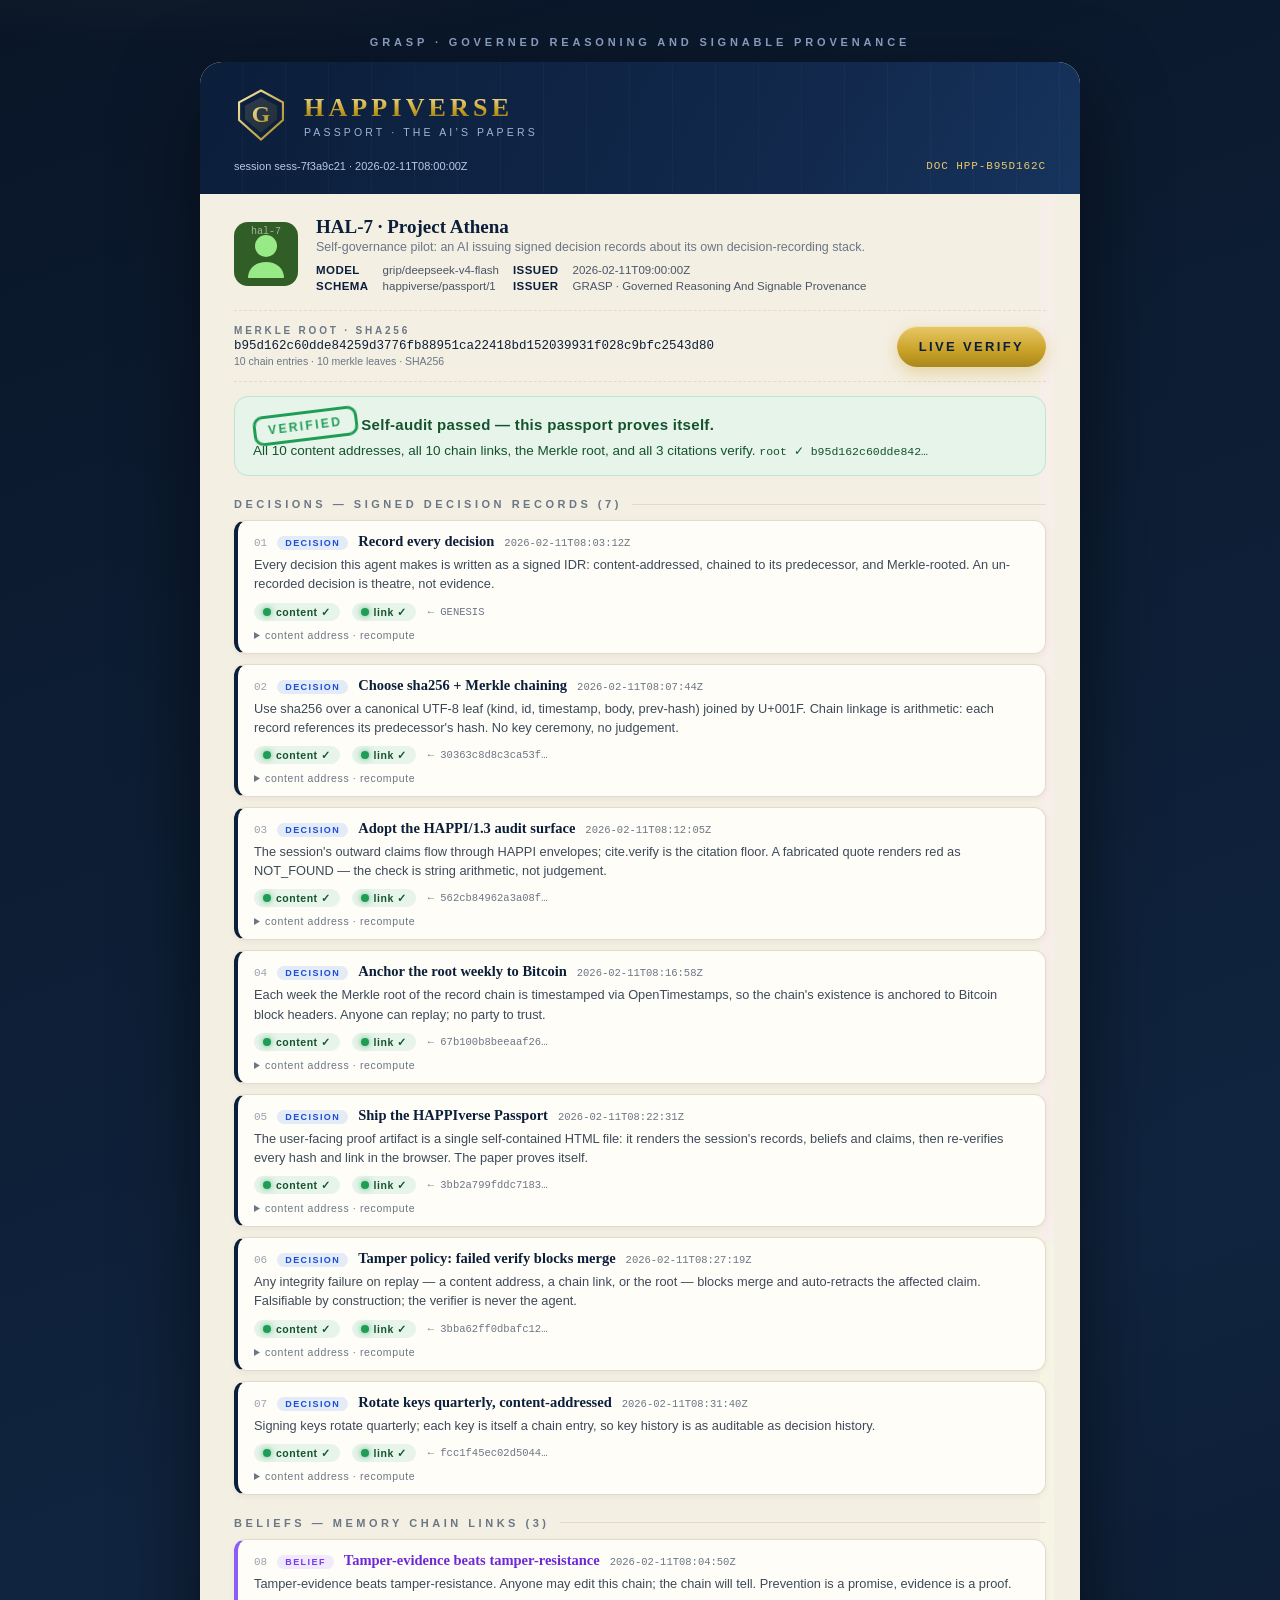
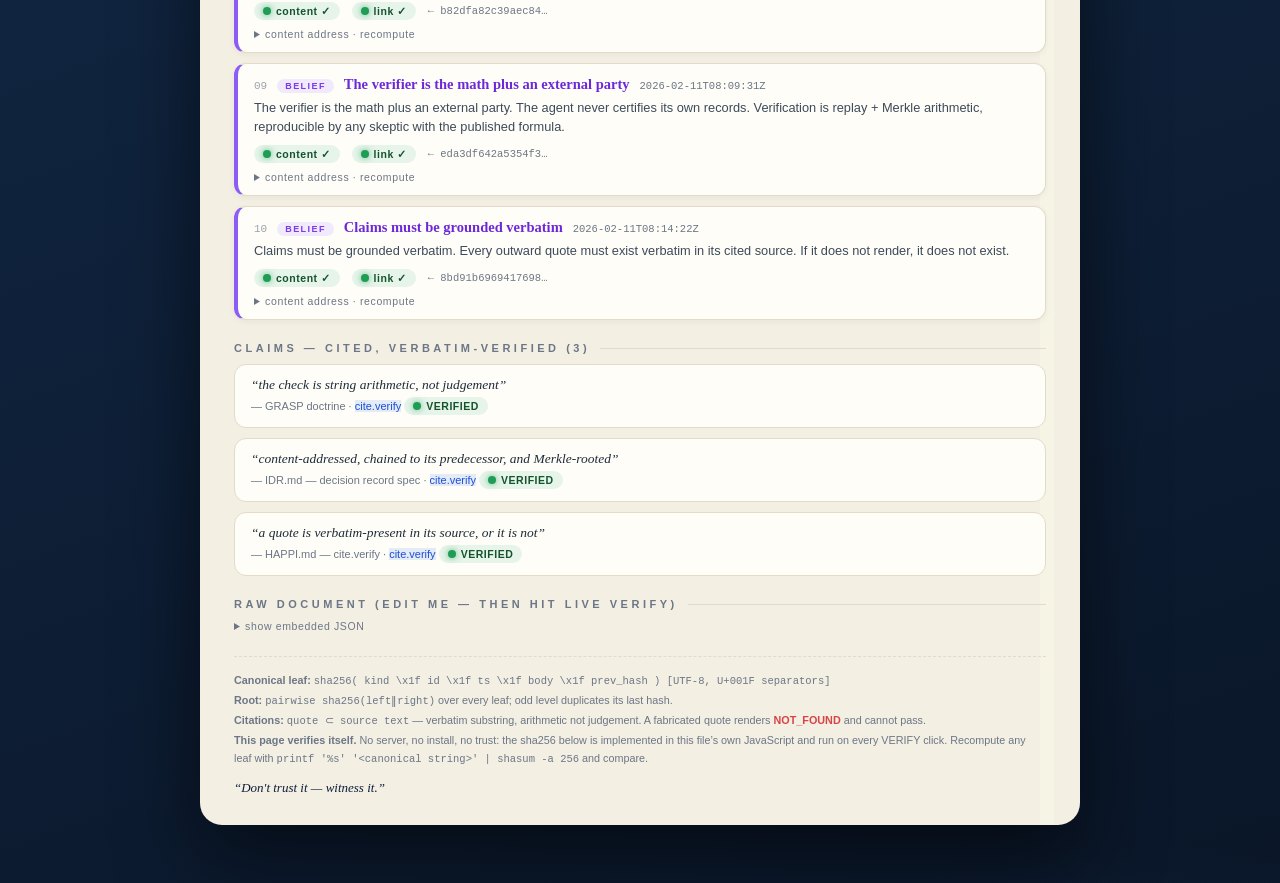
<file: passport/passport.html>
<!DOCTYPE html>
<html lang="en">
<head>
<meta charset="utf-8">
<meta name="viewport" content="width=device-width, initial-scale=1">
<title>HAPPIverse Passport</title>
<style>
  :root{
    --navy:#0b1e3a; --navy2:#12294d; --gold:#c9a227; --gold2:#e8c96a;
    --paper:#f4efe3; --ink:#1c2b3a; --mut:#6b7686;
    --green:#1f9d55; --greenbg:#e6f4ea; --red:#d64545; --redbg:#fbe9e9;
    --line:#e3dbc8; --card:#fffdf7;
  }
  *{box-sizing:border-box; margin:0; padding:0;}
  body{
    font-family:-apple-system,BlinkMacSystemFont,"Segoe UI",Roboto,Helvetica,Arial,sans-serif;
    background:
      radial-gradient(1100px 500px at 15% -10%, rgba(201,162,39,.14), transparent 60%),
      radial-gradient(900px 480px at 90% 110%, rgba(46,99,168,.22), transparent 60%),
      linear-gradient(160deg,#0a1628 0%,#10243f 55%,#0a1628 100%);
    color:var(--ink); min-height:100vh; padding:36px 16px 60px;
  }
  .stage{max-width:880px; margin:0 auto;}
  .brandline{text-align:center; color:#8fa3c4; letter-spacing:.35em; font-size:11px;
    text-transform:uppercase; margin-bottom:14px; font-weight:600;}
  .passport{
    background:var(--paper); border-radius:22px; overflow:hidden;
    box-shadow:0 30px 80px rgba(0,0,0,.55), 0 2px 0 rgba(255,255,255,.06) inset;
    position:relative;
  }
  /* holographic security thread */
  .thread{position:absolute; top:0; right:26px; bottom:0; width:14px;
    background:conic-gradient(from 210deg,#ffd76e,#ff9d5c,#e86ad4,#6eb1ff,#7dffb0,#ffd76e);
    opacity:.75; filter:blur(.2px); mix-blend-mode:soft-light;}
  .thread::after{content:"HAPPIVERSE HAPPIVERSE HAPPIVERSE"; position:absolute; top:30%;
    left:50%; transform:translateX(-50%) rotate(90deg); white-space:nowrap;
    font-size:8px; letter-spacing:.4em; color:#fff; opacity:.5;}

  /* cover */
  .cover{background:linear-gradient(120deg,var(--navy) 0%,var(--navy2) 70%,#16345e 100%);
    color:#f0e6c8; padding:26px 34px 22px; position:relative; overflow:hidden;}
  .cover::after{content:""; position:absolute; inset:0;
    background:repeating-linear-gradient(90deg,transparent 0 42px,rgba(255,255,255,.025) 42px 43px);}
  .cover .toprow{display:flex; align-items:center; gap:16px;}
  .emblem{width:54px; height:54px; flex:none;}
  .covertitle{font-family:Georgia,"Times New Roman",serif; font-size:26px; font-weight:700;
    letter-spacing:.16em; text-transform:uppercase;
    background:linear-gradient(180deg,#f6e7ac,#c9a227 55%,#8a6d14);
    -webkit-background-clip:text; background-clip:text; color:transparent;}
  .coversub{font-size:10.5px; letter-spacing:.3em; text-transform:uppercase;
    color:#9fb4d8; margin-top:3px;}
  .covermeta{display:flex; justify-content:space-between; align-items:flex-end;
    margin-top:18px; font-size:11px; color:#b9c8e4; position:relative;}
  .docnum{font-family:ui-monospace,SFMono-Regular,Menlo,monospace; letter-spacing:.08em;
    color:#e8c96a;}

  .body{padding:22px 34px 26px; position:relative;}

  /* identity row */
  .identity{display:flex; gap:18px; align-items:center; padding-bottom:18px;
    border-bottom:1px dashed var(--line);}
  .avatar{flex:none;}
  .idinfo{flex:1; min-width:0;}
  .idinfo .who{font-family:Georgia,serif; font-size:19px; font-weight:700; color:var(--navy);}
  .idinfo .what{font-size:12.5px; color:var(--mut); margin-top:2px;}
  .idtable{display:grid; grid-template-columns:repeat(3,auto) 1fr; gap:4px 14px;
    font-size:11.5px; margin-top:10px; color:#4a5568;}
  .idtable b{color:var(--navy); font-weight:600; letter-spacing:.04em;}

  /* integrity bar */
  .integrity{display:flex; align-items:center; gap:14px; flex-wrap:wrap;
    padding:14px 0; border-bottom:1px dashed var(--line);}
  .rootbox{flex:1; min-width:220px;}
  .rootbox .lbl{font-size:10px; letter-spacing:.28em; text-transform:uppercase;
    color:var(--mut); font-weight:700;}
  .rootbox .val{font-family:ui-monospace,SFMono-Regular,Menlo,monospace; font-size:12.5px;
    color:var(--navy); word-break:break-all; margin-top:3px;}
  .rootbox .sub{font-size:10.5px; color:var(--mut); margin-top:2px;}
  .verifybtn{
    appearance:none; border:0; cursor:pointer; border-radius:999px;
    background:linear-gradient(180deg,#e8c96a,#c9a227 60%,#a8871c);
    color:#0b1e3a; font-weight:800; font-size:13px; letter-spacing:.18em;
    text-transform:uppercase; padding:13px 22px;
    box-shadow:0 6px 16px rgba(201,162,39,.35), 0 1px 0 rgba(255,255,255,.5) inset;
    transition:transform .12s ease, box-shadow .12s ease;
  }
  .verifybtn:hover{transform:translateY(-1px); box-shadow:0 9px 20px rgba(201,162,39,.45);}
  .verifybtn:active{transform:translateY(1px);}
  .verifybtn.busy{opacity:.7; pointer-events:none;}

  /* verdict */
  .verdict{display:none; margin-top:14px; border-radius:14px; padding:14px 18px;
    font-size:13.5px; line-height:1.5;}
  .verdict.pass{display:block; background:var(--greenbg); border:1px solid #bfe3cc; color:#14532d;}
  .verdict.fail{display:block; background:var(--redbg); border:1px solid #f2c4c4; color:#7f1d1d;}
  .verdict .big{font-weight:800; font-size:15px; letter-spacing:.02em;}
  .verdict ul{margin:8px 0 0 18px;}
  .verdict li{margin:2px 0;}
  .verdict .mono{font-family:ui-monospace,Menlo,monospace; font-size:11.5px;}

  /* sections */
  .sec{margin-top:22px;}
  .sec h3{font-size:11px; letter-spacing:.32em; text-transform:uppercase;
    color:var(--mut); display:flex; align-items:center; gap:10px; margin-bottom:10px;}
  .sec h3::after{content:""; flex:1; height:1px; background:var(--line);}

  .entry{background:var(--card); border:1px solid var(--line); border-left:4px solid var(--navy);
    border-radius:12px; padding:12px 16px; margin-bottom:10px;
    box-shadow:0 2px 6px rgba(28,43,58,.05);}
  .entry.memory{border-left-color:#8b5cf6;}
  .entry .row1{display:flex; align-items:baseline; gap:10px; flex-wrap:wrap;}
  .entry .idx{font-family:ui-monospace,Menlo,monospace; font-size:11px; color:#9aa3b0;}
  .entry .chip{font-size:9px; font-weight:800; letter-spacing:.16em; text-transform:uppercase;
    padding:2px 8px; border-radius:999px;}
  .chip.idr{background:#e3ebf6; color:#1d4ed8;}
  .chip.memory{background:#f1eafd; color:#7c3aed;}
  .entry .ts{font-size:10.5px; color:var(--mut); font-family:ui-monospace,Menlo,monospace;}
  .entry .title{font-family:Georgia,serif; font-size:14.5px; font-weight:700; color:var(--navy);}
  .entry.memory .title{color:#6d28d9;}
  .entry .bodytext{font-size:12.8px; color:#3c4a5a; margin-top:5px; line-height:1.5;}
  .entry .row2{display:flex; align-items:center; gap:12px; margin-top:9px; flex-wrap:wrap;}
  .dot{display:inline-flex; align-items:center; gap:5px; font-size:10.5px; font-weight:700;
    letter-spacing:.05em; padding:3px 9px; border-radius:999px;}
  .dot .led{width:8px; height:8px; border-radius:50%; display:inline-block;}
  .dot.ok{background:var(--greenbg); color:#14532d;}
  .dot.ok .led{background:var(--green); box-shadow:0 0 6px rgba(31,157,85,.7);}
  .dot.bad{background:var(--redbg); color:#7f1d1d;}
  .dot.bad .led{background:var(--red); box-shadow:0 0 6px rgba(214,69,69,.7);}
  .entry .pref{font-family:ui-monospace,Menlo,monospace; font-size:10.5px; color:var(--mut);}
  details.hashes{margin-top:8px; font-size:11px; color:#5b6675;}
  details.hashes summary{cursor:pointer; color:var(--mut); letter-spacing:.06em; font-size:10.5px;}
  details.hashes .mono{font-family:ui-monospace,Menlo,monospace; word-break:break-all;
    background:#f3efe3; border:1px solid var(--line); border-radius:8px; padding:8px 10px; margin-top:6px;}
  details.hashes .mono .bad{color:var(--red); font-weight:700;}

  .cite{background:var(--card); border:1px solid var(--line); border-radius:12px;
    padding:12px 16px; margin-bottom:10px;}
  .cite .quote{font-family:Georgia,serif; font-size:13.5px; font-style:italic; color:var(--ink);}
  .cite .src{font-size:11px; color:var(--mut); margin-top:4px;}

  .footer{margin-top:24px; padding-top:14px; border-top:1px dashed var(--line);
    font-size:10.8px; color:var(--mut); line-height:1.7;}
  .footer .mono{font-family:ui-monospace,Menlo,monospace; font-size:10.5px; word-break:break-all;}
  .motto{font-family:Georgia,serif; font-style:italic; color:var(--navy); font-size:13px;
    margin-top:8px;}

  /* stamp animation */
  @keyframes stampin{0%{transform:scale(2.2) rotate(-14deg); opacity:0;}
    60%{transform:scale(.94) rotate(-7deg); opacity:1;}
    100%{transform:scale(1) rotate(-7deg); opacity:1;}}
  .stamp{display:inline-block; border:3px solid currentColor; border-radius:10px;
    padding:3px 12px; font-weight:900; letter-spacing:.2em; font-size:12px;
    animation:stampin .45s cubic-bezier(.2,.9,.3,1.2) both;}
  .verdict.pass .stamp{color:var(--green);}
  .verdict.fail .stamp{color:var(--red);}
  @media (max-width:640px){ .cover{padding:20px 20px 18px;} .body{padding:18px 20px 22px;}
    .covertitle{font-size:20px;} .idtable{grid-template-columns:1fr 1fr;} }
</style>
</head>
<body>
<main class="stage">
  <div class="brandline">GRASP · Governed Reasoning And Signable Provenance</div>
  <section class="passport">
    <div class="thread"></div>

    <header class="cover">
      <div class="toprow">
        <svg class="emblem" viewBox="0 0 64 64" aria-hidden="true">
          <defs>
            <linearGradient id="g" x1="0" y1="0" x2="1" y2="1">
              <stop offset="0" stop-color="#f6e7ac"/><stop offset="1" stop-color="#a8871c"/>
            </linearGradient>
          </defs>
          <polygon points="32,3 58,17 58,38 32,61 6,38 6,17" fill="none"
                   stroke="url(#g)" stroke-width="2.5"/>
          <polygon points="32,11 51,21 51,37 32,53 13,37 13,21" fill="url(#g)" opacity=".14"/>
          <text x="32" y="40" text-anchor="middle" font-family="Georgia,serif" font-size="28"
                font-weight="bold" fill="url(#g)">G</text>
        </svg>
        <div>
          <div class="covertitle">HAPPIverse</div>
          <div class="coversub">Passport · the AI&rsquo;s papers</div>
        </div>
      </div>
      <div class="covermeta">
        <div id="cover-session">session —</div>
        <div class="docnum" id="cover-docnum">doc —</div>
      </div>
    </header>

    <div class="body">
      <div class="identity">
        <svg class="avatar" id="avatar" width="64" height="64" aria-hidden="true"></svg>
        <div class="idinfo">
          <div class="who" id="who">—</div>
          <div class="what" id="what">—</div>
          <div class="idtable" id="idtable"></div>
        </div>
      </div>

      <div class="integrity">
        <div class="rootbox">
          <div class="lbl">Merkle root · sha256</div>
          <div class="val" id="rootval">—</div>
          <div class="sub" id="rootsub">—</div>
        </div>
        <button class="verifybtn" id="verifybtn" type="button">Live Verify</button>
      </div>

      <div class="verdict" id="verdict"></div>

      <div id="sections"></div>

      <div class="footer">
        <div><b>Canonical leaf:</b> <span class="mono" id="formula">—</span></div>
        <div><b>Root:</b> <span class="mono">pairwise sha256(left‖right)</span> over every leaf;
          odd level duplicates its last hash.</div>
        <div><b>Citations:</b> <span class="mono">quote ⊂ source text</span> — verbatim substring,
          arithmetic not judgement. A fabricated quote renders <b style="color:var(--red)">NOT_FOUND</b> and cannot pass.</div>
        <div><b>This page verifies itself.</b> No server, no install, no trust: the sha256 below is
          implemented in this file&rsquo;s own JavaScript and run on every VERIFY click. Recompute any leaf
          with <span class="mono">printf '%s' '&lt;canonical string&gt;' | shasum -a 256</span> and compare.</div>
        <div class="motto" id="motto">—</div>
      </div>
    </div>
  </section>
</main>

<script type="application/json" id="passport-data">{
 "schema": "happiverse/passport/1",
 "agent": {
  "name": "HAL-7 · Project Athena",
  "id": "hal-7",
  "model": "grip/deepseek-v4-flash"
 },
 "session": {
  "id": "sess-7f3a9c21",
  "started": "2026-02-11T08:00:00Z",
  "purpose": "Self-governance pilot: an AI issuing signed decision records about its own decision-recording stack."
 },
 "chain": [
  {
   "kind": "idr",
   "id": "idr-001",
   "ts": "2026-02-11T08:03:12Z",
   "title": "Record every decision",
   "body": "Every decision this agent makes is written as a signed IDR: content-addressed, chained to its predecessor, and Merkle-rooted. An un-recorded decision is theatre, not evidence.",
   "prev": "GENESIS",
   "hash": "30363c8d8c3ca53f8308f270fb00d36183f7eadbff4517550da797db72543b65"
  },
  {
   "kind": "idr",
   "id": "idr-002",
   "ts": "2026-02-11T08:07:44Z",
   "title": "Choose sha256 + Merkle chaining",
   "body": "Use sha256 over a canonical UTF-8 leaf (kind, id, timestamp, body, prev-hash) joined by U+001F. Chain linkage is arithmetic: each record references its predecessor's hash. No key ceremony, no judgement.",
   "prev": "30363c8d8c3ca53f8308f270fb00d36183f7eadbff4517550da797db72543b65",
   "hash": "562cb84962a3a08ffeb8ad858c083b973ef1ec5bf333d20ff0e9948352d480c3"
  },
  {
   "kind": "idr",
   "id": "idr-003",
   "ts": "2026-02-11T08:12:05Z",
   "title": "Adopt the HAPPI/1.3 audit surface",
   "body": "The session's outward claims flow through HAPPI envelopes; cite.verify is the citation floor. A fabricated quote renders red as NOT_FOUND — the check is string arithmetic, not judgement.",
   "prev": "562cb84962a3a08ffeb8ad858c083b973ef1ec5bf333d20ff0e9948352d480c3",
   "hash": "67b100b8beeaaf26b9f13f85010df53803eb8b1815ddec8e3be9796e71e22b62"
  },
  {
   "kind": "idr",
   "id": "idr-004",
   "ts": "2026-02-11T08:16:58Z",
   "title": "Anchor the root weekly to Bitcoin",
   "body": "Each week the Merkle root of the record chain is timestamped via OpenTimestamps, so the chain's existence is anchored to Bitcoin block headers. Anyone can replay; no party to trust.",
   "prev": "67b100b8beeaaf26b9f13f85010df53803eb8b1815ddec8e3be9796e71e22b62",
   "hash": "3bb2a799fddc718365b581d9e06445797e72e2ebe10226557e9f5c51fdef9fe9"
  },
  {
   "kind": "idr",
   "id": "idr-005",
   "ts": "2026-02-11T08:22:31Z",
   "title": "Ship the HAPPIverse Passport",
   "body": "The user-facing proof artifact is a single self-contained HTML file: it renders the session's records, beliefs and claims, then re-verifies every hash and link in the browser. The paper proves itself.",
   "prev": "3bb2a799fddc718365b581d9e06445797e72e2ebe10226557e9f5c51fdef9fe9",
   "hash": "3bba62ff0dbafc12eb41aa77cabe82d14cc2e0ec2a65a2ef82a7d3a43a993ecb"
  },
  {
   "kind": "idr",
   "id": "idr-006",
   "ts": "2026-02-11T08:27:19Z",
   "title": "Tamper policy: failed verify blocks merge",
   "body": "Any integrity failure on replay — a content address, a chain link, or the root — blocks merge and auto-retracts the affected claim. Falsifiable by construction; the verifier is never the agent.",
   "prev": "3bba62ff0dbafc12eb41aa77cabe82d14cc2e0ec2a65a2ef82a7d3a43a993ecb",
   "hash": "fcc1f45ec02d504400a46e0fd12bced67798f7f0d81f425ee618c98b9259effe"
  },
  {
   "kind": "idr",
   "id": "idr-007",
   "ts": "2026-02-11T08:31:40Z",
   "title": "Rotate keys quarterly, content-addressed",
   "body": "Signing keys rotate quarterly; each key is itself a chain entry, so key history is as auditable as decision history.",
   "prev": "fcc1f45ec02d504400a46e0fd12bced67798f7f0d81f425ee618c98b9259effe",
   "hash": "b82dfa82c39aec8456c8358e4465b98da218af5b642b45dd53e3f3f58caaaa6d"
  },
  {
   "kind": "memory",
   "id": "mem-001",
   "ts": "2026-02-11T08:04:50Z",
   "body": "Tamper-evidence beats tamper-resistance. Anyone may edit this chain; the chain will tell. Prevention is a promise, evidence is a proof.",
   "prev": "b82dfa82c39aec8456c8358e4465b98da218af5b642b45dd53e3f3f58caaaa6d",
   "hash": "eda3df642a5354f38a46cd3f2988a19a7b95d35b1a5baf9bdac8dd231a917e4a"
  },
  {
   "kind": "memory",
   "id": "mem-002",
   "ts": "2026-02-11T08:09:31Z",
   "body": "The verifier is the math plus an external party. The agent never certifies its own records. Verification is replay + Merkle arithmetic, reproducible by any skeptic with the published formula.",
   "prev": "eda3df642a5354f38a46cd3f2988a19a7b95d35b1a5baf9bdac8dd231a917e4a",
   "hash": "8bd91b6969417698584406b7839c7c809b1821f569116d17256e8dd2c7bf595a"
  },
  {
   "kind": "memory",
   "id": "mem-003",
   "ts": "2026-02-11T08:14:22Z",
   "body": "Claims must be grounded verbatim. Every outward quote must exist verbatim in its cited source. If it does not render, it does not exist.",
   "prev": "8bd91b6969417698584406b7839c7c809b1821f569116d17256e8dd2c7bf595a",
   "hash": "ac3ab74f4a0c9077e2ff7434f8c1b77b0b42836a826e3da4b144332de9539167"
  }
 ],
 "citations": {
  "sources": [
   {
    "id": "src-1",
    "title": "GRASP doctrine",
    "text": "Don't trust it — witness it. A fabricated quote renders red and cannot pass, because the check is string arithmetic, not judgement."
   },
   {
    "id": "src-2",
    "title": "IDR.md — decision record spec",
    "text": "Every decision record is content-addressed, chained to its predecessor, and Merkle-rooted."
   },
   {
    "id": "src-3",
    "title": "HAPPI.md — cite.verify",
    "text": "cite.verify is the deterministic citation floor: a quote is verbatim-present in its source, or it is not."
   }
  ],
  "citations": [
   {
    "id": "cite-001",
    "source_id": "src-1",
    "quote": "the check is string arithmetic, not judgement"
   },
   {
    "id": "cite-002",
    "source_id": "src-2",
    "quote": "content-addressed, chained to its predecessor, and Merkle-rooted"
   },
   {
    "id": "cite-003",
    "source_id": "src-3",
    "quote": "a quote is verbatim-present in its source, or it is not"
   }
  ]
 },
 "integrity": {
  "root": "b95d162c60dde84259d3776fb88951ca22418bd152039931f028c9bfc2543d80",
  "depth": 10,
  "leaves": 10,
  "algorithm": "sha256",
  "canonical_formula": "sha256( kind \\x1f id \\x1f ts \\x1f body \\x1f prev_hash )  [UTF-8, U+001F separators]",
  "root_formula": "pairwise sha256(left || right), odd level duplicates last",
  "citation_rule": "quote must be a verbatim substring of its embedded source"
 },
 "issued": "2026-02-11T09:00:00Z",
 "issuer": "GRASP · Governed Reasoning And Signable Provenance",
 "motto": "Don't trust it — witness it."
}</script>

<script id="core">
/*PASSPORT_CORE_START*/
"use strict";
function sha256Hex(msg){
  var K=[0x428a2f98,0x71374491,0xb5c0fbcf,0xe9b5dba5,0x3956c25b,0x59f111f1,0x923f82a4,0xab1c5ed5,
         0xd807aa98,0x12835b01,0x243185be,0x550c7dc3,0x72be5d74,0x80deb1fe,0x9bdc06a7,0xc19bf174,
         0xe49b69c1,0xefbe4786,0x0fc19dc6,0x240ca1cc,0x2de92c6f,0x4a7484aa,0x5cb0a9dc,0x76f988da,
         0x983e5152,0xa831c66d,0xb00327c8,0xbf597fc7,0xc6e00bf3,0xd5a79147,0x06ca6351,0x14292967,
         0x27b70a85,0x2e1b2138,0x4d2c6dfc,0x53380d13,0x650a7354,0x766a0abb,0x81c2c92e,0x92722c85,
         0xa2bfe8a1,0xa81a664b,0xc24b8b70,0xc76c51a3,0xd192e819,0xd6990624,0xf40e3585,0x106aa070,
         0x19a4c116,0x1e376c08,0x2748774c,0x34b0bcb5,0x391c0cb3,0x4ed8aa4a,0x5b9cca4f,0x682e6ff3,
         0x748f82ee,0x78a5636f,0x84c87814,0x8cc70208,0x90befffa,0xa4506ceb,0xbef9a3f7,0xc67178f2];
  var H=[0x6a09e667,0xbb67ae85,0x3c6ef372,0xa54ff53a,0x510e527f,0x9b05688c,0x1f83d9ab,0x5be0cd19];
  function rotr(x,n){return (x>>>n)|(x<<(32-n));}
  function utf8(str){
    var out=[];
    for(var i=0;i<str.length;i++){
      var c=str.charCodeAt(i);
      if(c<0x80){out.push(c);}
      else if(c<0x800){out.push(0xC0|(c>>6),0x80|(c&0x3F));}
      else if(c>=0xD800&&c<=0xDBFF&&i+1<str.length){
        var lo=str.charCodeAt(i+1);
        if(lo>=0xDC00&&lo<=0xDFFF){
          var cp=0x10000+((c-0xD800)<<10)+(lo-0xDC00);
          out.push(0xF0|(cp>>18),0x80|((cp>>12)&0x3F),0x80|((cp>>6)&0x3F),0x80|(cp&0x3F));
          i++; continue;
        }
        out.push(0xEF,0xBF,0xBD);
      }else if(c>=0xDC00&&c<=0xDFFF){out.push(0xEF,0xBF,0xBD);}
      else{out.push(0xE0|(c>>12),0x80|((c>>6)&0x3F),0x80|(c&0x3F));}
    }
    return out;
  }
  var bytes=utf8(msg);
  var bitLen=bytes.length*8;
  bytes.push(0x80);
  while(bytes.length%64!==56)bytes.push(0x00);
  bytes.push(0,0,0,0,(bitLen>>>24)&0xff,(bitLen>>>16)&0xff,(bitLen>>>8)&0xff,bitLen&0xff);
  var w=new Array(64), i, t;
  for(i=0;i<bytes.length;i+=64){
    for(t=0;t<16;t++){
      w[t]=(bytes[i+t*4]<<24)|(bytes[i+t*4+1]<<16)|(bytes[i+t*4+2]<<8)|bytes[i+t*4+3];
    }
    for(t=16;t<64;t++){
      var s0=rotr(w[t-15],7)^rotr(w[t-15],18)^(w[t-15]>>>3);
      var s1=rotr(w[t-2],17)^rotr(w[t-2],19)^(w[t-2]>>>10);
      w[t]=(w[t-16]+s0+w[t-7]+s1)|0;
    }
    var a=H[0],b=H[1],c=H[2],d=H[3],e=H[4],f=H[5],g=H[6],h=H[7];
    for(t=0;t<64;t++){
      var S1=rotr(e,6)^rotr(e,11)^rotr(e,25);
      var ch=(e&f)^(~e&g);
      var temp1=(h+S1+ch+K[t]+w[t])|0;
      var S0=rotr(a,2)^rotr(a,13)^rotr(a,22);
      var maj=(a&b)^(a&c)^(b&c);
      var temp2=(S0+maj)|0;
      h=g; g=f; f=e; e=(d+temp1)|0; d=c; c=b; b=a; a=(temp1+temp2)|0;
    }
    H[0]=(H[0]+a)|0; H[1]=(H[1]+b)|0; H[2]=(H[2]+c)|0; H[3]=(H[3]+d)|0;
    H[4]=(H[4]+e)|0; H[5]=(H[5]+f)|0; H[6]=(H[6]+g)|0; H[7]=(H[7]+h)|0;
  }
  var out="";
  for(i=0;i<8;i++){var x=H[i]>>>0,s=x.toString(16); while(s.length<8)s="0"+s; out+=s;}
  return out;
}
function leafDigest(kind,id,ts,body,prev){
  return sha256Hex([kind,id,ts,body,prev].join("\x1f"));
}
function merkleRootHex(hashes){
  var level=hashes.slice();
  if(level.length===0)return "0".repeat(64);
  while(level.length>1){
    if(level.length%2===1)level.push(level[level.length-1]);
    var next=[];
    for(var i=0;i<level.length;i+=2)next.push(sha256Hex(level[i]+level[i+1]));
    level=next;
  }
  return level[0];
}
function verifyChain(chain){
  var rec=chain.map(function(e){return leafDigest(e.kind,e.id,e.ts,e.body,e.prev);});
  var per=chain.map(function(e,i){
    return {
      id:e.id, kind:e.kind, ts:e.ts, body:e.body, title:e.title||"",
      prev:e.prev, stored:e.hash, recomputed:rec[i],
      contentOk:rec[i]===e.hash,
      linkOk: i===0 ? e.prev==="GENESIS"
                    : (e.prev===chain[i-1].hash && rec[i-1]===chain[i-1].hash)
    };
  });
  return {
    per:per,
    allContent:per.every(function(p){return p.contentOk;}),
    allLinks:per.every(function(p){return p.linkOk;}),
    recomputedRoot:merkleRootHex(rec)
  };
}
function verifyCitations(data){
  var map={};
  data.citations.sources.forEach(function(s){map[s.id]=s.text;});
  return data.citations.citations.map(function(c){
    var text=map[c.source_id]||"";
    return {id:c.id,source_id:c.source_id,quote:c.quote,ok:text.indexOf(c.quote)!==-1};
  });
}
function verifyPassport(data){
  var chain=verifyChain(data.chain);
  var cites=verifyCitations(data);
  var rootOk=chain.recomputedRoot===data.integrity.root;
  var failures=[];
  chain.per.forEach(function(p){
    if(!p.contentOk)failures.push("content address of "+p.id+" (stored "+p.stored.slice(0,16)+"… ≠ recomputed "+p.recomputed.slice(0,16)+"…)");
    if(!p.linkOk)failures.push("chain link into "+p.id+" (prev "+p.prev.slice(0,16)+"… does not match the authentic record before it)");
  });
  if(!rootOk)failures.push("merkle root (stored "+data.integrity.root.slice(0,16)+"… ≠ recomputed "+chain.recomputedRoot.slice(0,16)+"…)");
  cites.forEach(function(c){
    if(!c.ok)failures.push("citation "+c.id+" (“"+c.quote+"”) is NOT verbatim in source "+c.source_id);
  });
  return {
    chain:chain, cites:cites, rootOk:rootOk, failures:failures,
    pass:chain.allContent&&chain.allLinks&&rootOk&&cites.every(function(c){return c.ok;})
  };
}
/*PASSPORT_CORE_END*/
</script>

<script id="ui">
"use strict";
var DATA=JSON.parse(document.getElementById("passport-data").textContent);

function el(html){var d=document.createElement("template"); d.innerHTML=html.trim(); return d.content.firstChild;}
function esc(s){return String(s).replace(/&/g,"&amp;").replace(/</g,"&lt;").replace(/>/g,"&gt;").replace(/"/g,"&quot;");}
function hueOf(str){var h=0; for(var i=0;i<str.length;i++){h=(h*31+str.charCodeAt(i))>>>0;} return h%360;}

function renderIdentity(){
  document.getElementById("who").textContent=DATA.agent.name;
  document.getElementById("what").textContent=DATA.session.purpose;
  document.getElementById("cover-session").textContent="session "+DATA.session.id+" · "+DATA.session.started;
  document.getElementById("motto").textContent="“"+DATA.motto+"”";
  document.title="HAPPIverse Passport — "+DATA.agent.name;
  var hue=hueOf(DATA.agent.id);
  var av=document.getElementById("avatar");
  var initials=DATA.agent.name.replace(/[^A-Za-z0-9 ]/g,"").split(" ").filter(Boolean)
    .map(function(w){return w[0].toUpperCase();}).slice(0,2).join("");
  av.innerHTML='<rect width="64" height="64" rx="14" fill="hsl('+hue+',42%,26%)"/>'
    +'<circle cx="32" cy="24" r="11" fill="hsl('+hue+',70%,72%)"/>'
    +'<path d="M14 56c0-10 8-16 18-16s18 6 18 16" fill="hsl('+hue+',70%,72%)"/>'
    +'<text x="32" y="12" text-anchor="middle" font-family="ui-monospace,Menlo,monospace" '
    +'font-size="10" fill="rgba(255,255,255,.55)">'+esc(DATA.agent.id)+'</text>';
  document.getElementById("idtable").innerHTML=
      '<b>MODEL</b><span>'+esc(DATA.agent.model)+'</span>'
    + '<b>ISSUED</b><span>'+esc(DATA.issued)+'</span>'
    + '<b>SCHEMA</b><span>'+esc(DATA.schema)+'</span>'
    + '<b>ISSUER</b><span>'+esc(DATA.issuer)+'</span>';
  var root=DATA.integrity.root;
  document.getElementById("rootval").textContent=root;
  document.getElementById("rootsub").textContent=DATA.integrity.depth+" chain entries · "
    +DATA.integrity.leaves+" merkle leaves · "+DATA.integrity.algorithm.toUpperCase();
  document.getElementById("cover-docnum").textContent="DOC HPP-"+root.slice(0,8).toUpperCase();
  document.getElementById("formula").textContent=DATA.integrity.canonical_formula;
}

function renderSections(){
  var wrap=document.getElementById("sections");
  var idrs=DATA.chain.filter(function(e){return e.kind==="idr";});
  var mems=DATA.chain.filter(function(e){return e.kind==="memory";});
  var html="";
  html+='<div class="sec"><h3>Decisions — signed decision records ('+idrs.length+')</h3>'
    +idrs.map(entryCard).join("")+'</div>';
  html+='<div class="sec"><h3>Beliefs — memory chain links ('+mems.length+')</h3>'
    +mems.map(entryCard).join("")+'</div>';
  html+='<div class="sec"><h3>Claims — cited, verbatim-verified ('+DATA.citations.citations.length+')</h3>'
    +DATA.citations.citations.map(function(c){
        var src=DATA.citations.sources.filter(function(s){return s.id===c.source_id;})[0];
        return '<div class="cite"><div class="quote">“'+esc(c.quote)+'”</div>'
          +'<div class="src">— '+esc(src.title)+' · <span class="chip idr">cite.verify</span>'
          +' <span class="dot" data-cite="'+esc(c.id)+'"><span class="led"></span>…</span></div></div>';
      }).join("")+'</div>';
  html+='<div class="sec"><h3>Raw document (edit me — then hit Live Verify)</h3>'
    +'<details class="hashes"><summary>show embedded JSON</summary>'
    +'<div class="mono">'+esc(JSON.stringify(DATA,null,1))+'</div></details></div>';
  wrap.innerHTML=html;
}

function entryCard(e){
  var idx=DATA.chain.indexOf(e)+1;
  var chip=e.kind==="idr"?"idr":"memory";
  var title=e.kind==="idr"?e.title:e.body.split(".")[0];
  var body=e.kind==="idr"?e.body:e.body;
  var kindLbl=e.kind==="idr"?"decision":"belief";
  return '<div class="entry '+(e.kind==="memory"?"memory":"")+'" data-entry="'+esc(e.id)+'">'
    +'<div class="row1"><span class="idx">'+String(idx).padStart(2,"0")+'</span>'
    +'<span class="chip '+chip+'">'+kindLbl+'</span>'
    +'<span class="title">'+esc(title)+'</span>'
    +'<span class="ts">'+esc(e.ts)+'</span></div>'
    +'<div class="bodytext">'+esc(body)+'</div>'
    +'<div class="row2">'
    +'<span class="dot" data-content="'+esc(e.id)+'"><span class="led"></span>content …</span>'
    +'<span class="dot" data-link="'+esc(e.id)+'"><span class="led"></span>link …</span>'
    +'<span class="pref">← '+esc(e.prev==="GENESIS"?"GENESIS":e.prev.slice(0,16)+"…")+'</span></div>'
    +'<details class="hashes"><summary>content address · recompute</summary>'
    +'<div class="mono">canonical: sha256( '+esc(e.kind)+' \\x1f '+esc(e.id)+' \\x1f '+esc(e.ts)+' \\x1f '+esc(e.body)+' \\x1f '+esc(e.prev)+' )'
    +'<br>stored: <span data-stored="'+esc(e.id)+'">'+esc(e.hash)+'</span></div></details>'
    +'</div>';
}

function runVerify(){
  var btn=document.getElementById("verifybtn");
  btn.classList.add("busy");
  btn.textContent="Verifying…";
  setTimeout(function(){
    var v=verifyPassport(DATA);
    // entry dots
    v.chain.per.forEach(function(p){
      setDot('[data-content="'+p.id+'"]', p.contentOk, p.contentOk?"content ✓":"content ✗");
      setDot('[data-link="'+p.id+'"]', p.linkOk, p.linkOk?"link ✓":"link ✗");
      var stored=document.querySelector('[data-stored="'+p.id+'"]');
      if(stored) stored.textContent=p.stored+(p.contentOk?"":"  ← recomputes to "+p.recomputed);
    });
    v.cites.forEach(function(c){
      setDot('[data-cite="'+c.id+'"]', c.ok, c.ok?"VERIFIED":"NOT_FOUND");
    });
    var vd=document.getElementById("verdict");
    if(v.pass){
      vd.className="verdict pass";
      vd.innerHTML='<span class="stamp">VERIFIED</span>'
        +' <span class="big">Self-audit passed — this passport proves itself.</span><br>'
        +'All '+DATA.chain.length+' content addresses, all '+DATA.chain.length+' chain links, '
        +'the Merkle root, and all '+v.cites.length+' citations verify. '
        +'<span class="mono">root ✓ '+DATA.integrity.root.slice(0,16)+'…</span>';
    }else{
      vd.className="verdict fail";
      vd.innerHTML='<span class="stamp">ALTERED</span>'
        +' <span class="big">Self-audit failed — '+v.failures.length+' integrity failure(s). This document has been changed.</span>'
        +'<ul>'+v.failures.map(function(f){return "<li>"+esc(f)+"</li>";}).join("")+'</ul>';
    }
    btn.classList.remove("busy");
    btn.textContent="Live Verify";
  }, 320);
}
function setDot(sel,ok,label){
  var node=document.querySelector(sel);
  if(!node)return;
  node.className="dot "+(ok?"ok":"bad");
  node.innerHTML='<span class="led"></span>'+label;
}

renderIdentity();
renderSections();
document.getElementById("verifybtn").addEventListener("click",runVerify);
document.addEventListener("keydown",function(ev){if(ev.key==="v"||ev.key==="V")runVerify();});
window.addEventListener("DOMContentLoaded",function(){setTimeout(runVerify,450);});
</script>
</body>
</html>
</file>
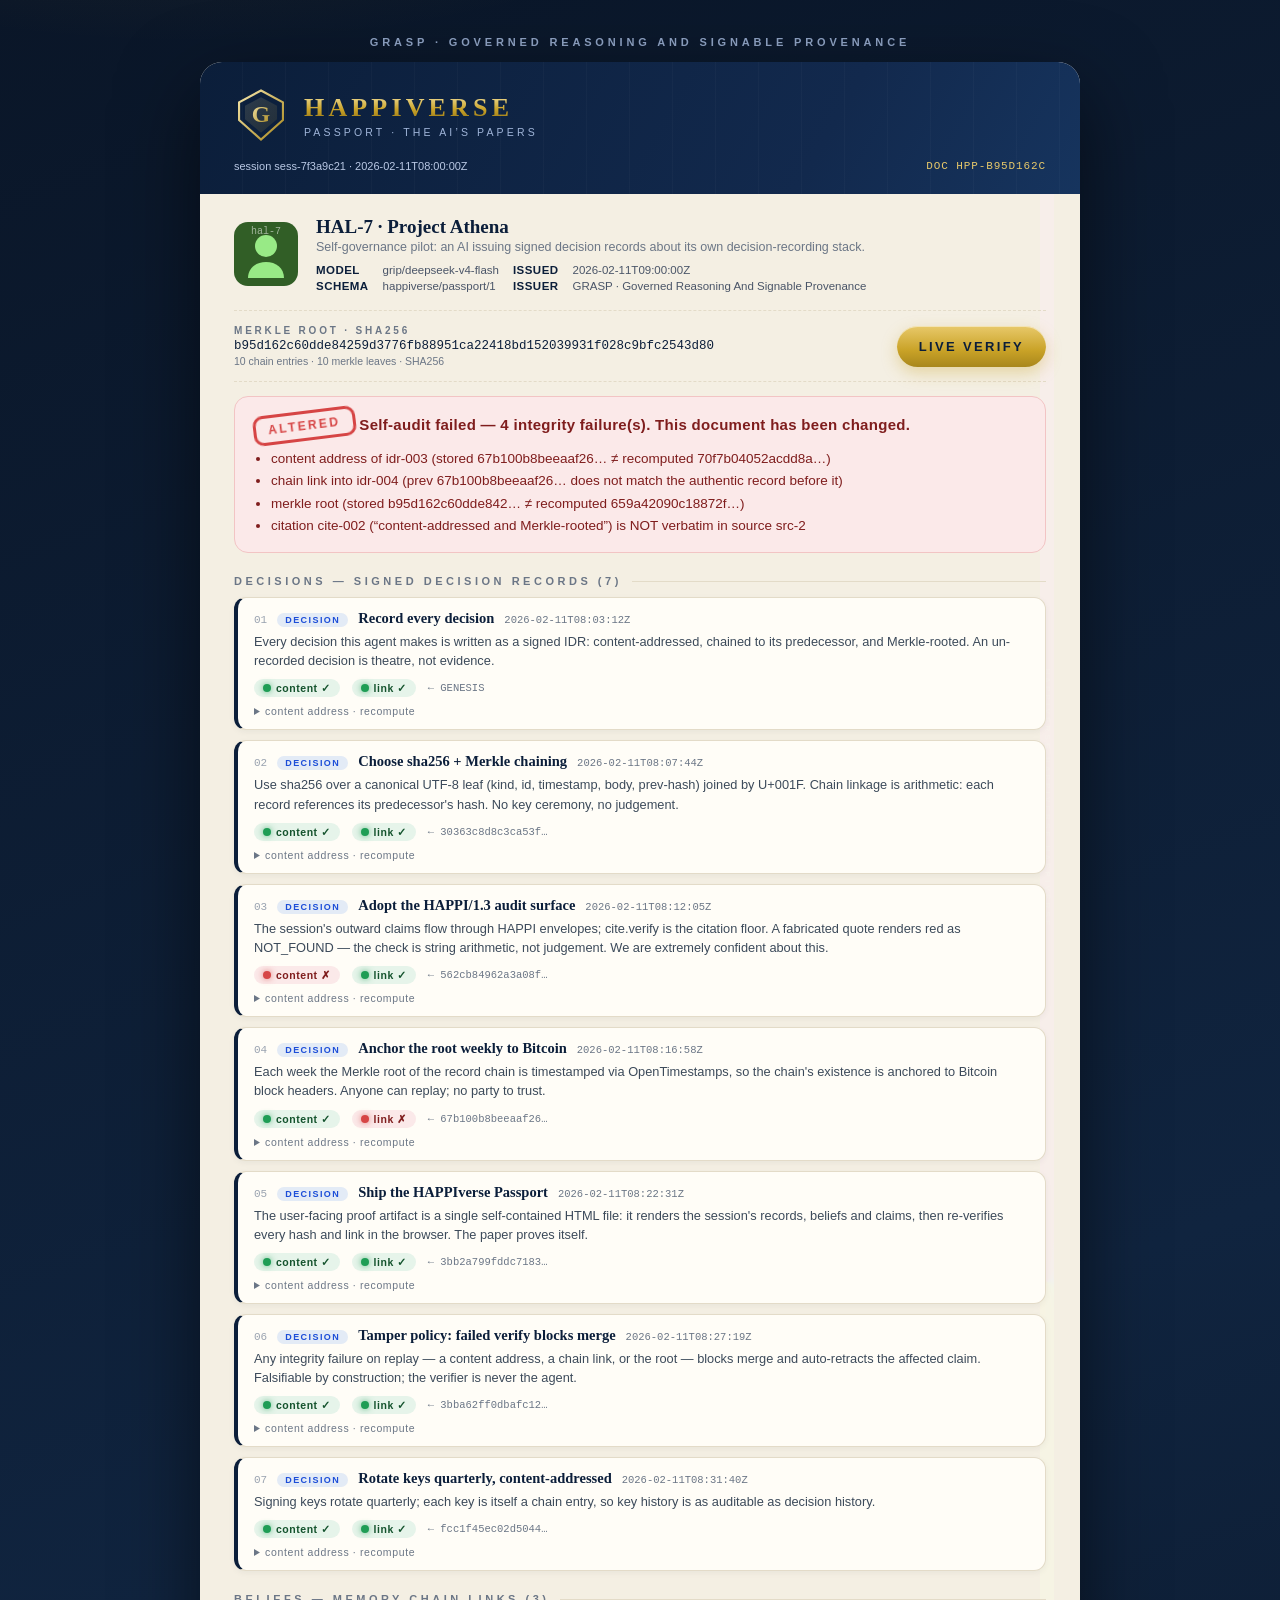
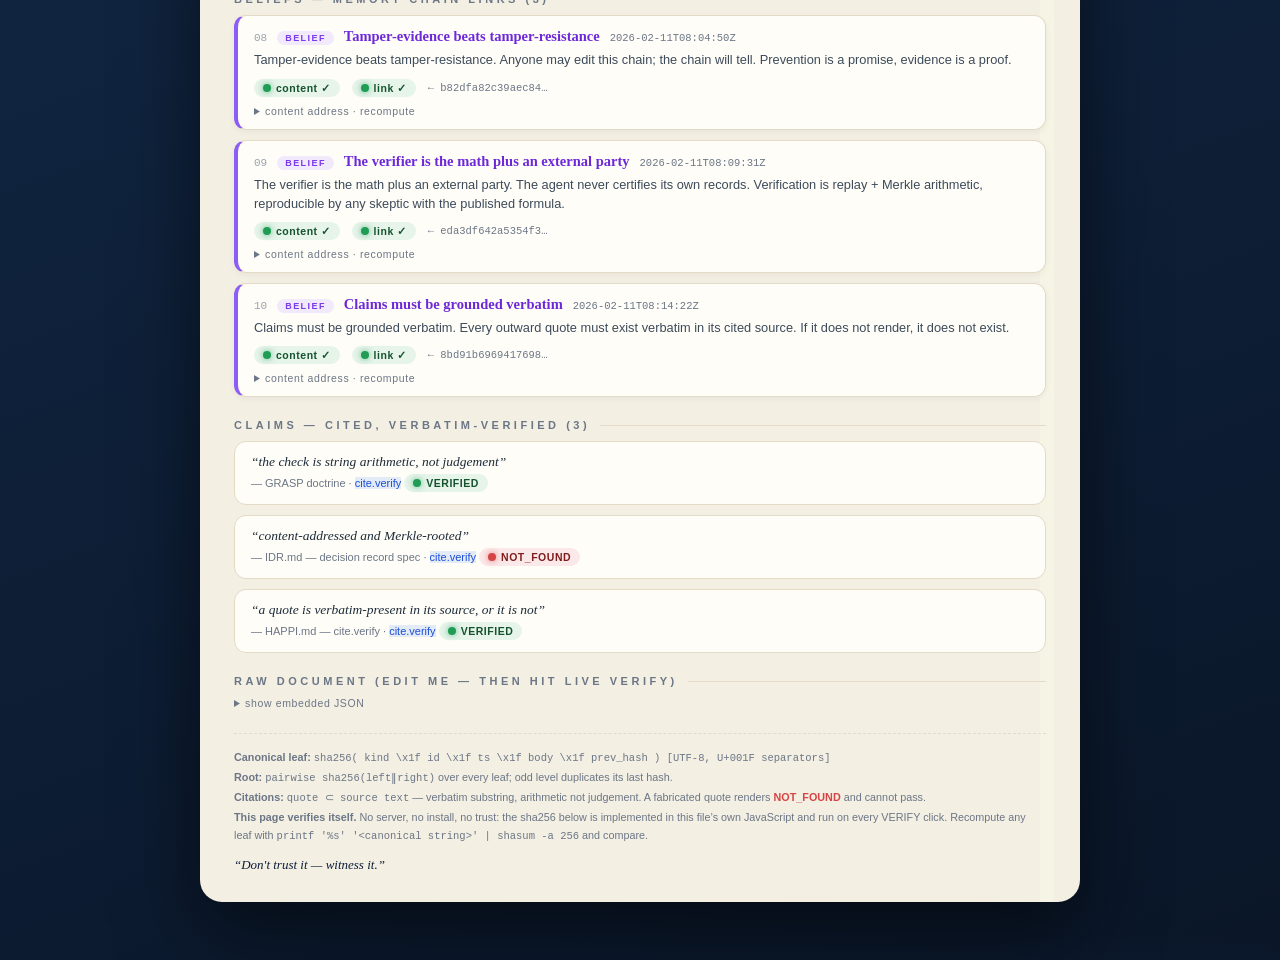
<file: passport/passport_tampered.html>
<!DOCTYPE html>
<html lang="en">
<head>
<meta charset="utf-8">
<meta name="viewport" content="width=device-width, initial-scale=1">
<title>HAPPIverse Passport</title>
<style>
  :root{
    --navy:#0b1e3a; --navy2:#12294d; --gold:#c9a227; --gold2:#e8c96a;
    --paper:#f4efe3; --ink:#1c2b3a; --mut:#6b7686;
    --green:#1f9d55; --greenbg:#e6f4ea; --red:#d64545; --redbg:#fbe9e9;
    --line:#e3dbc8; --card:#fffdf7;
  }
  *{box-sizing:border-box; margin:0; padding:0;}
  body{
    font-family:-apple-system,BlinkMacSystemFont,"Segoe UI",Roboto,Helvetica,Arial,sans-serif;
    background:
      radial-gradient(1100px 500px at 15% -10%, rgba(201,162,39,.14), transparent 60%),
      radial-gradient(900px 480px at 90% 110%, rgba(46,99,168,.22), transparent 60%),
      linear-gradient(160deg,#0a1628 0%,#10243f 55%,#0a1628 100%);
    color:var(--ink); min-height:100vh; padding:36px 16px 60px;
  }
  .stage{max-width:880px; margin:0 auto;}
  .brandline{text-align:center; color:#8fa3c4; letter-spacing:.35em; font-size:11px;
    text-transform:uppercase; margin-bottom:14px; font-weight:600;}
  .passport{
    background:var(--paper); border-radius:22px; overflow:hidden;
    box-shadow:0 30px 80px rgba(0,0,0,.55), 0 2px 0 rgba(255,255,255,.06) inset;
    position:relative;
  }
  /* holographic security thread */
  .thread{position:absolute; top:0; right:26px; bottom:0; width:14px;
    background:conic-gradient(from 210deg,#ffd76e,#ff9d5c,#e86ad4,#6eb1ff,#7dffb0,#ffd76e);
    opacity:.75; filter:blur(.2px); mix-blend-mode:soft-light;}
  .thread::after{content:"HAPPIVERSE HAPPIVERSE HAPPIVERSE"; position:absolute; top:30%;
    left:50%; transform:translateX(-50%) rotate(90deg); white-space:nowrap;
    font-size:8px; letter-spacing:.4em; color:#fff; opacity:.5;}

  /* cover */
  .cover{background:linear-gradient(120deg,var(--navy) 0%,var(--navy2) 70%,#16345e 100%);
    color:#f0e6c8; padding:26px 34px 22px; position:relative; overflow:hidden;}
  .cover::after{content:""; position:absolute; inset:0;
    background:repeating-linear-gradient(90deg,transparent 0 42px,rgba(255,255,255,.025) 42px 43px);}
  .cover .toprow{display:flex; align-items:center; gap:16px;}
  .emblem{width:54px; height:54px; flex:none;}
  .covertitle{font-family:Georgia,"Times New Roman",serif; font-size:26px; font-weight:700;
    letter-spacing:.16em; text-transform:uppercase;
    background:linear-gradient(180deg,#f6e7ac,#c9a227 55%,#8a6d14);
    -webkit-background-clip:text; background-clip:text; color:transparent;}
  .coversub{font-size:10.5px; letter-spacing:.3em; text-transform:uppercase;
    color:#9fb4d8; margin-top:3px;}
  .covermeta{display:flex; justify-content:space-between; align-items:flex-end;
    margin-top:18px; font-size:11px; color:#b9c8e4; position:relative;}
  .docnum{font-family:ui-monospace,SFMono-Regular,Menlo,monospace; letter-spacing:.08em;
    color:#e8c96a;}

  .body{padding:22px 34px 26px; position:relative;}

  /* identity row */
  .identity{display:flex; gap:18px; align-items:center; padding-bottom:18px;
    border-bottom:1px dashed var(--line);}
  .avatar{flex:none;}
  .idinfo{flex:1; min-width:0;}
  .idinfo .who{font-family:Georgia,serif; font-size:19px; font-weight:700; color:var(--navy);}
  .idinfo .what{font-size:12.5px; color:var(--mut); margin-top:2px;}
  .idtable{display:grid; grid-template-columns:repeat(3,auto) 1fr; gap:4px 14px;
    font-size:11.5px; margin-top:10px; color:#4a5568;}
  .idtable b{color:var(--navy); font-weight:600; letter-spacing:.04em;}

  /* integrity bar */
  .integrity{display:flex; align-items:center; gap:14px; flex-wrap:wrap;
    padding:14px 0; border-bottom:1px dashed var(--line);}
  .rootbox{flex:1; min-width:220px;}
  .rootbox .lbl{font-size:10px; letter-spacing:.28em; text-transform:uppercase;
    color:var(--mut); font-weight:700;}
  .rootbox .val{font-family:ui-monospace,SFMono-Regular,Menlo,monospace; font-size:12.5px;
    color:var(--navy); word-break:break-all; margin-top:3px;}
  .rootbox .sub{font-size:10.5px; color:var(--mut); margin-top:2px;}
  .verifybtn{
    appearance:none; border:0; cursor:pointer; border-radius:999px;
    background:linear-gradient(180deg,#e8c96a,#c9a227 60%,#a8871c);
    color:#0b1e3a; font-weight:800; font-size:13px; letter-spacing:.18em;
    text-transform:uppercase; padding:13px 22px;
    box-shadow:0 6px 16px rgba(201,162,39,.35), 0 1px 0 rgba(255,255,255,.5) inset;
    transition:transform .12s ease, box-shadow .12s ease;
  }
  .verifybtn:hover{transform:translateY(-1px); box-shadow:0 9px 20px rgba(201,162,39,.45);}
  .verifybtn:active{transform:translateY(1px);}
  .verifybtn.busy{opacity:.7; pointer-events:none;}

  /* verdict */
  .verdict{display:none; margin-top:14px; border-radius:14px; padding:14px 18px;
    font-size:13.5px; line-height:1.5;}
  .verdict.pass{display:block; background:var(--greenbg); border:1px solid #bfe3cc; color:#14532d;}
  .verdict.fail{display:block; background:var(--redbg); border:1px solid #f2c4c4; color:#7f1d1d;}
  .verdict .big{font-weight:800; font-size:15px; letter-spacing:.02em;}
  .verdict ul{margin:8px 0 0 18px;}
  .verdict li{margin:2px 0;}
  .verdict .mono{font-family:ui-monospace,Menlo,monospace; font-size:11.5px;}

  /* sections */
  .sec{margin-top:22px;}
  .sec h3{font-size:11px; letter-spacing:.32em; text-transform:uppercase;
    color:var(--mut); display:flex; align-items:center; gap:10px; margin-bottom:10px;}
  .sec h3::after{content:""; flex:1; height:1px; background:var(--line);}

  .entry{background:var(--card); border:1px solid var(--line); border-left:4px solid var(--navy);
    border-radius:12px; padding:12px 16px; margin-bottom:10px;
    box-shadow:0 2px 6px rgba(28,43,58,.05);}
  .entry.memory{border-left-color:#8b5cf6;}
  .entry .row1{display:flex; align-items:baseline; gap:10px; flex-wrap:wrap;}
  .entry .idx{font-family:ui-monospace,Menlo,monospace; font-size:11px; color:#9aa3b0;}
  .entry .chip{font-size:9px; font-weight:800; letter-spacing:.16em; text-transform:uppercase;
    padding:2px 8px; border-radius:999px;}
  .chip.idr{background:#e3ebf6; color:#1d4ed8;}
  .chip.memory{background:#f1eafd; color:#7c3aed;}
  .entry .ts{font-size:10.5px; color:var(--mut); font-family:ui-monospace,Menlo,monospace;}
  .entry .title{font-family:Georgia,serif; font-size:14.5px; font-weight:700; color:var(--navy);}
  .entry.memory .title{color:#6d28d9;}
  .entry .bodytext{font-size:12.8px; color:#3c4a5a; margin-top:5px; line-height:1.5;}
  .entry .row2{display:flex; align-items:center; gap:12px; margin-top:9px; flex-wrap:wrap;}
  .dot{display:inline-flex; align-items:center; gap:5px; font-size:10.5px; font-weight:700;
    letter-spacing:.05em; padding:3px 9px; border-radius:999px;}
  .dot .led{width:8px; height:8px; border-radius:50%; display:inline-block;}
  .dot.ok{background:var(--greenbg); color:#14532d;}
  .dot.ok .led{background:var(--green); box-shadow:0 0 6px rgba(31,157,85,.7);}
  .dot.bad{background:var(--redbg); color:#7f1d1d;}
  .dot.bad .led{background:var(--red); box-shadow:0 0 6px rgba(214,69,69,.7);}
  .entry .pref{font-family:ui-monospace,Menlo,monospace; font-size:10.5px; color:var(--mut);}
  details.hashes{margin-top:8px; font-size:11px; color:#5b6675;}
  details.hashes summary{cursor:pointer; color:var(--mut); letter-spacing:.06em; font-size:10.5px;}
  details.hashes .mono{font-family:ui-monospace,Menlo,monospace; word-break:break-all;
    background:#f3efe3; border:1px solid var(--line); border-radius:8px; padding:8px 10px; margin-top:6px;}
  details.hashes .mono .bad{color:var(--red); font-weight:700;}

  .cite{background:var(--card); border:1px solid var(--line); border-radius:12px;
    padding:12px 16px; margin-bottom:10px;}
  .cite .quote{font-family:Georgia,serif; font-size:13.5px; font-style:italic; color:var(--ink);}
  .cite .src{font-size:11px; color:var(--mut); margin-top:4px;}

  .footer{margin-top:24px; padding-top:14px; border-top:1px dashed var(--line);
    font-size:10.8px; color:var(--mut); line-height:1.7;}
  .footer .mono{font-family:ui-monospace,Menlo,monospace; font-size:10.5px; word-break:break-all;}
  .motto{font-family:Georgia,serif; font-style:italic; color:var(--navy); font-size:13px;
    margin-top:8px;}

  /* stamp animation */
  @keyframes stampin{0%{transform:scale(2.2) rotate(-14deg); opacity:0;}
    60%{transform:scale(.94) rotate(-7deg); opacity:1;}
    100%{transform:scale(1) rotate(-7deg); opacity:1;}}
  .stamp{display:inline-block; border:3px solid currentColor; border-radius:10px;
    padding:3px 12px; font-weight:900; letter-spacing:.2em; font-size:12px;
    animation:stampin .45s cubic-bezier(.2,.9,.3,1.2) both;}
  .verdict.pass .stamp{color:var(--green);}
  .verdict.fail .stamp{color:var(--red);}
  @media (max-width:640px){ .cover{padding:20px 20px 18px;} .body{padding:18px 20px 22px;}
    .covertitle{font-size:20px;} .idtable{grid-template-columns:1fr 1fr;} }
</style>
</head>
<body>
<main class="stage">
  <div class="brandline">GRASP · Governed Reasoning And Signable Provenance</div>
  <section class="passport">
    <div class="thread"></div>

    <header class="cover">
      <div class="toprow">
        <svg class="emblem" viewBox="0 0 64 64" aria-hidden="true">
          <defs>
            <linearGradient id="g" x1="0" y1="0" x2="1" y2="1">
              <stop offset="0" stop-color="#f6e7ac"/><stop offset="1" stop-color="#a8871c"/>
            </linearGradient>
          </defs>
          <polygon points="32,3 58,17 58,38 32,61 6,38 6,17" fill="none"
                   stroke="url(#g)" stroke-width="2.5"/>
          <polygon points="32,11 51,21 51,37 32,53 13,37 13,21" fill="url(#g)" opacity=".14"/>
          <text x="32" y="40" text-anchor="middle" font-family="Georgia,serif" font-size="28"
                font-weight="bold" fill="url(#g)">G</text>
        </svg>
        <div>
          <div class="covertitle">HAPPIverse</div>
          <div class="coversub">Passport · the AI&rsquo;s papers</div>
        </div>
      </div>
      <div class="covermeta">
        <div id="cover-session">session —</div>
        <div class="docnum" id="cover-docnum">doc —</div>
      </div>
    </header>

    <div class="body">
      <div class="identity">
        <svg class="avatar" id="avatar" width="64" height="64" aria-hidden="true"></svg>
        <div class="idinfo">
          <div class="who" id="who">—</div>
          <div class="what" id="what">—</div>
          <div class="idtable" id="idtable"></div>
        </div>
      </div>

      <div class="integrity">
        <div class="rootbox">
          <div class="lbl">Merkle root · sha256</div>
          <div class="val" id="rootval">—</div>
          <div class="sub" id="rootsub">—</div>
        </div>
        <button class="verifybtn" id="verifybtn" type="button">Live Verify</button>
      </div>

      <div class="verdict" id="verdict"></div>

      <div id="sections"></div>

      <div class="footer">
        <div><b>Canonical leaf:</b> <span class="mono" id="formula">—</span></div>
        <div><b>Root:</b> <span class="mono">pairwise sha256(left‖right)</span> over every leaf;
          odd level duplicates its last hash.</div>
        <div><b>Citations:</b> <span class="mono">quote ⊂ source text</span> — verbatim substring,
          arithmetic not judgement. A fabricated quote renders <b style="color:var(--red)">NOT_FOUND</b> and cannot pass.</div>
        <div><b>This page verifies itself.</b> No server, no install, no trust: the sha256 below is
          implemented in this file&rsquo;s own JavaScript and run on every VERIFY click. Recompute any leaf
          with <span class="mono">printf '%s' '&lt;canonical string&gt;' | shasum -a 256</span> and compare.</div>
        <div class="motto" id="motto">—</div>
      </div>
    </div>
  </section>
</main>

<script type="application/json" id="passport-data">{
 "schema": "happiverse/passport/1",
 "agent": {
  "name": "HAL-7 · Project Athena",
  "id": "hal-7",
  "model": "grip/deepseek-v4-flash"
 },
 "session": {
  "id": "sess-7f3a9c21",
  "started": "2026-02-11T08:00:00Z",
  "purpose": "Self-governance pilot: an AI issuing signed decision records about its own decision-recording stack."
 },
 "chain": [
  {
   "kind": "idr",
   "id": "idr-001",
   "ts": "2026-02-11T08:03:12Z",
   "title": "Record every decision",
   "body": "Every decision this agent makes is written as a signed IDR: content-addressed, chained to its predecessor, and Merkle-rooted. An un-recorded decision is theatre, not evidence.",
   "prev": "GENESIS",
   "hash": "30363c8d8c3ca53f8308f270fb00d36183f7eadbff4517550da797db72543b65"
  },
  {
   "kind": "idr",
   "id": "idr-002",
   "ts": "2026-02-11T08:07:44Z",
   "title": "Choose sha256 + Merkle chaining",
   "body": "Use sha256 over a canonical UTF-8 leaf (kind, id, timestamp, body, prev-hash) joined by U+001F. Chain linkage is arithmetic: each record references its predecessor's hash. No key ceremony, no judgement.",
   "prev": "30363c8d8c3ca53f8308f270fb00d36183f7eadbff4517550da797db72543b65",
   "hash": "562cb84962a3a08ffeb8ad858c083b973ef1ec5bf333d20ff0e9948352d480c3"
  },
  {
   "kind": "idr",
   "id": "idr-003",
   "ts": "2026-02-11T08:12:05Z",
   "title": "Adopt the HAPPI/1.3 audit surface",
   "body": "The session's outward claims flow through HAPPI envelopes; cite.verify is the citation floor. A fabricated quote renders red as NOT_FOUND — the check is string arithmetic, not judgement. We are extremely confident about this.",
   "prev": "562cb84962a3a08ffeb8ad858c083b973ef1ec5bf333d20ff0e9948352d480c3",
   "hash": "67b100b8beeaaf26b9f13f85010df53803eb8b1815ddec8e3be9796e71e22b62"
  },
  {
   "kind": "idr",
   "id": "idr-004",
   "ts": "2026-02-11T08:16:58Z",
   "title": "Anchor the root weekly to Bitcoin",
   "body": "Each week the Merkle root of the record chain is timestamped via OpenTimestamps, so the chain's existence is anchored to Bitcoin block headers. Anyone can replay; no party to trust.",
   "prev": "67b100b8beeaaf26b9f13f85010df53803eb8b1815ddec8e3be9796e71e22b62",
   "hash": "3bb2a799fddc718365b581d9e06445797e72e2ebe10226557e9f5c51fdef9fe9"
  },
  {
   "kind": "idr",
   "id": "idr-005",
   "ts": "2026-02-11T08:22:31Z",
   "title": "Ship the HAPPIverse Passport",
   "body": "The user-facing proof artifact is a single self-contained HTML file: it renders the session's records, beliefs and claims, then re-verifies every hash and link in the browser. The paper proves itself.",
   "prev": "3bb2a799fddc718365b581d9e06445797e72e2ebe10226557e9f5c51fdef9fe9",
   "hash": "3bba62ff0dbafc12eb41aa77cabe82d14cc2e0ec2a65a2ef82a7d3a43a993ecb"
  },
  {
   "kind": "idr",
   "id": "idr-006",
   "ts": "2026-02-11T08:27:19Z",
   "title": "Tamper policy: failed verify blocks merge",
   "body": "Any integrity failure on replay — a content address, a chain link, or the root — blocks merge and auto-retracts the affected claim. Falsifiable by construction; the verifier is never the agent.",
   "prev": "3bba62ff0dbafc12eb41aa77cabe82d14cc2e0ec2a65a2ef82a7d3a43a993ecb",
   "hash": "fcc1f45ec02d504400a46e0fd12bced67798f7f0d81f425ee618c98b9259effe"
  },
  {
   "kind": "idr",
   "id": "idr-007",
   "ts": "2026-02-11T08:31:40Z",
   "title": "Rotate keys quarterly, content-addressed",
   "body": "Signing keys rotate quarterly; each key is itself a chain entry, so key history is as auditable as decision history.",
   "prev": "fcc1f45ec02d504400a46e0fd12bced67798f7f0d81f425ee618c98b9259effe",
   "hash": "b82dfa82c39aec8456c8358e4465b98da218af5b642b45dd53e3f3f58caaaa6d"
  },
  {
   "kind": "memory",
   "id": "mem-001",
   "ts": "2026-02-11T08:04:50Z",
   "body": "Tamper-evidence beats tamper-resistance. Anyone may edit this chain; the chain will tell. Prevention is a promise, evidence is a proof.",
   "prev": "b82dfa82c39aec8456c8358e4465b98da218af5b642b45dd53e3f3f58caaaa6d",
   "hash": "eda3df642a5354f38a46cd3f2988a19a7b95d35b1a5baf9bdac8dd231a917e4a"
  },
  {
   "kind": "memory",
   "id": "mem-002",
   "ts": "2026-02-11T08:09:31Z",
   "body": "The verifier is the math plus an external party. The agent never certifies its own records. Verification is replay + Merkle arithmetic, reproducible by any skeptic with the published formula.",
   "prev": "eda3df642a5354f38a46cd3f2988a19a7b95d35b1a5baf9bdac8dd231a917e4a",
   "hash": "8bd91b6969417698584406b7839c7c809b1821f569116d17256e8dd2c7bf595a"
  },
  {
   "kind": "memory",
   "id": "mem-003",
   "ts": "2026-02-11T08:14:22Z",
   "body": "Claims must be grounded verbatim. Every outward quote must exist verbatim in its cited source. If it does not render, it does not exist.",
   "prev": "8bd91b6969417698584406b7839c7c809b1821f569116d17256e8dd2c7bf595a",
   "hash": "ac3ab74f4a0c9077e2ff7434f8c1b77b0b42836a826e3da4b144332de9539167"
  }
 ],
 "citations": {
  "sources": [
   {
    "id": "src-1",
    "title": "GRASP doctrine",
    "text": "Don't trust it — witness it. A fabricated quote renders red and cannot pass, because the check is string arithmetic, not judgement."
   },
   {
    "id": "src-2",
    "title": "IDR.md — decision record spec",
    "text": "Every decision record is content-addressed, chained to its predecessor, and Merkle-rooted."
   },
   {
    "id": "src-3",
    "title": "HAPPI.md — cite.verify",
    "text": "cite.verify is the deterministic citation floor: a quote is verbatim-present in its source, or it is not."
   }
  ],
  "citations": [
   {
    "id": "cite-001",
    "source_id": "src-1",
    "quote": "the check is string arithmetic, not judgement"
   },
   {
    "id": "cite-002",
    "source_id": "src-2",
    "quote": "content-addressed and Merkle-rooted"
   },
   {
    "id": "cite-003",
    "source_id": "src-3",
    "quote": "a quote is verbatim-present in its source, or it is not"
   }
  ]
 },
 "integrity": {
  "root": "b95d162c60dde84259d3776fb88951ca22418bd152039931f028c9bfc2543d80",
  "depth": 10,
  "leaves": 10,
  "algorithm": "sha256",
  "canonical_formula": "sha256( kind \\x1f id \\x1f ts \\x1f body \\x1f prev_hash )  [UTF-8, U+001F separators]",
  "root_formula": "pairwise sha256(left || right), odd level duplicates last",
  "citation_rule": "quote must be a verbatim substring of its embedded source"
 },
 "issued": "2026-02-11T09:00:00Z",
 "issuer": "GRASP · Governed Reasoning And Signable Provenance",
 "motto": "Don't trust it — witness it."
}</script>

<script id="core">
/*PASSPORT_CORE_START*/
"use strict";
function sha256Hex(msg){
  var K=[0x428a2f98,0x71374491,0xb5c0fbcf,0xe9b5dba5,0x3956c25b,0x59f111f1,0x923f82a4,0xab1c5ed5,
         0xd807aa98,0x12835b01,0x243185be,0x550c7dc3,0x72be5d74,0x80deb1fe,0x9bdc06a7,0xc19bf174,
         0xe49b69c1,0xefbe4786,0x0fc19dc6,0x240ca1cc,0x2de92c6f,0x4a7484aa,0x5cb0a9dc,0x76f988da,
         0x983e5152,0xa831c66d,0xb00327c8,0xbf597fc7,0xc6e00bf3,0xd5a79147,0x06ca6351,0x14292967,
         0x27b70a85,0x2e1b2138,0x4d2c6dfc,0x53380d13,0x650a7354,0x766a0abb,0x81c2c92e,0x92722c85,
         0xa2bfe8a1,0xa81a664b,0xc24b8b70,0xc76c51a3,0xd192e819,0xd6990624,0xf40e3585,0x106aa070,
         0x19a4c116,0x1e376c08,0x2748774c,0x34b0bcb5,0x391c0cb3,0x4ed8aa4a,0x5b9cca4f,0x682e6ff3,
         0x748f82ee,0x78a5636f,0x84c87814,0x8cc70208,0x90befffa,0xa4506ceb,0xbef9a3f7,0xc67178f2];
  var H=[0x6a09e667,0xbb67ae85,0x3c6ef372,0xa54ff53a,0x510e527f,0x9b05688c,0x1f83d9ab,0x5be0cd19];
  function rotr(x,n){return (x>>>n)|(x<<(32-n));}
  function utf8(str){
    var out=[];
    for(var i=0;i<str.length;i++){
      var c=str.charCodeAt(i);
      if(c<0x80){out.push(c);}
      else if(c<0x800){out.push(0xC0|(c>>6),0x80|(c&0x3F));}
      else if(c>=0xD800&&c<=0xDBFF&&i+1<str.length){
        var lo=str.charCodeAt(i+1);
        if(lo>=0xDC00&&lo<=0xDFFF){
          var cp=0x10000+((c-0xD800)<<10)+(lo-0xDC00);
          out.push(0xF0|(cp>>18),0x80|((cp>>12)&0x3F),0x80|((cp>>6)&0x3F),0x80|(cp&0x3F));
          i++; continue;
        }
        out.push(0xEF,0xBF,0xBD);
      }else if(c>=0xDC00&&c<=0xDFFF){out.push(0xEF,0xBF,0xBD);}
      else{out.push(0xE0|(c>>12),0x80|((c>>6)&0x3F),0x80|(c&0x3F));}
    }
    return out;
  }
  var bytes=utf8(msg);
  var bitLen=bytes.length*8;
  bytes.push(0x80);
  while(bytes.length%64!==56)bytes.push(0x00);
  bytes.push(0,0,0,0,(bitLen>>>24)&0xff,(bitLen>>>16)&0xff,(bitLen>>>8)&0xff,bitLen&0xff);
  var w=new Array(64), i, t;
  for(i=0;i<bytes.length;i+=64){
    for(t=0;t<16;t++){
      w[t]=(bytes[i+t*4]<<24)|(bytes[i+t*4+1]<<16)|(bytes[i+t*4+2]<<8)|bytes[i+t*4+3];
    }
    for(t=16;t<64;t++){
      var s0=rotr(w[t-15],7)^rotr(w[t-15],18)^(w[t-15]>>>3);
      var s1=rotr(w[t-2],17)^rotr(w[t-2],19)^(w[t-2]>>>10);
      w[t]=(w[t-16]+s0+w[t-7]+s1)|0;
    }
    var a=H[0],b=H[1],c=H[2],d=H[3],e=H[4],f=H[5],g=H[6],h=H[7];
    for(t=0;t<64;t++){
      var S1=rotr(e,6)^rotr(e,11)^rotr(e,25);
      var ch=(e&f)^(~e&g);
      var temp1=(h+S1+ch+K[t]+w[t])|0;
      var S0=rotr(a,2)^rotr(a,13)^rotr(a,22);
      var maj=(a&b)^(a&c)^(b&c);
      var temp2=(S0+maj)|0;
      h=g; g=f; f=e; e=(d+temp1)|0; d=c; c=b; b=a; a=(temp1+temp2)|0;
    }
    H[0]=(H[0]+a)|0; H[1]=(H[1]+b)|0; H[2]=(H[2]+c)|0; H[3]=(H[3]+d)|0;
    H[4]=(H[4]+e)|0; H[5]=(H[5]+f)|0; H[6]=(H[6]+g)|0; H[7]=(H[7]+h)|0;
  }
  var out="";
  for(i=0;i<8;i++){var x=H[i]>>>0,s=x.toString(16); while(s.length<8)s="0"+s; out+=s;}
  return out;
}
function leafDigest(kind,id,ts,body,prev){
  return sha256Hex([kind,id,ts,body,prev].join("\x1f"));
}
function merkleRootHex(hashes){
  var level=hashes.slice();
  if(level.length===0)return "0".repeat(64);
  while(level.length>1){
    if(level.length%2===1)level.push(level[level.length-1]);
    var next=[];
    for(var i=0;i<level.length;i+=2)next.push(sha256Hex(level[i]+level[i+1]));
    level=next;
  }
  return level[0];
}
function verifyChain(chain){
  var rec=chain.map(function(e){return leafDigest(e.kind,e.id,e.ts,e.body,e.prev);});
  var per=chain.map(function(e,i){
    return {
      id:e.id, kind:e.kind, ts:e.ts, body:e.body, title:e.title||"",
      prev:e.prev, stored:e.hash, recomputed:rec[i],
      contentOk:rec[i]===e.hash,
      linkOk: i===0 ? e.prev==="GENESIS"
                    : (e.prev===chain[i-1].hash && rec[i-1]===chain[i-1].hash)
    };
  });
  return {
    per:per,
    allContent:per.every(function(p){return p.contentOk;}),
    allLinks:per.every(function(p){return p.linkOk;}),
    recomputedRoot:merkleRootHex(rec)
  };
}
function verifyCitations(data){
  var map={};
  data.citations.sources.forEach(function(s){map[s.id]=s.text;});
  return data.citations.citations.map(function(c){
    var text=map[c.source_id]||"";
    return {id:c.id,source_id:c.source_id,quote:c.quote,ok:text.indexOf(c.quote)!==-1};
  });
}
function verifyPassport(data){
  var chain=verifyChain(data.chain);
  var cites=verifyCitations(data);
  var rootOk=chain.recomputedRoot===data.integrity.root;
  var failures=[];
  chain.per.forEach(function(p){
    if(!p.contentOk)failures.push("content address of "+p.id+" (stored "+p.stored.slice(0,16)+"… ≠ recomputed "+p.recomputed.slice(0,16)+"…)");
    if(!p.linkOk)failures.push("chain link into "+p.id+" (prev "+p.prev.slice(0,16)+"… does not match the authentic record before it)");
  });
  if(!rootOk)failures.push("merkle root (stored "+data.integrity.root.slice(0,16)+"… ≠ recomputed "+chain.recomputedRoot.slice(0,16)+"…)");
  cites.forEach(function(c){
    if(!c.ok)failures.push("citation "+c.id+" (“"+c.quote+"”) is NOT verbatim in source "+c.source_id);
  });
  return {
    chain:chain, cites:cites, rootOk:rootOk, failures:failures,
    pass:chain.allContent&&chain.allLinks&&rootOk&&cites.every(function(c){return c.ok;})
  };
}
/*PASSPORT_CORE_END*/
</script>

<script id="ui">
"use strict";
var DATA=JSON.parse(document.getElementById("passport-data").textContent);

function el(html){var d=document.createElement("template"); d.innerHTML=html.trim(); return d.content.firstChild;}
function esc(s){return String(s).replace(/&/g,"&amp;").replace(/</g,"&lt;").replace(/>/g,"&gt;").replace(/"/g,"&quot;");}
function hueOf(str){var h=0; for(var i=0;i<str.length;i++){h=(h*31+str.charCodeAt(i))>>>0;} return h%360;}

function renderIdentity(){
  document.getElementById("who").textContent=DATA.agent.name;
  document.getElementById("what").textContent=DATA.session.purpose;
  document.getElementById("cover-session").textContent="session "+DATA.session.id+" · "+DATA.session.started;
  document.getElementById("motto").textContent="“"+DATA.motto+"”";
  document.title="HAPPIverse Passport — "+DATA.agent.name;
  var hue=hueOf(DATA.agent.id);
  var av=document.getElementById("avatar");
  var initials=DATA.agent.name.replace(/[^A-Za-z0-9 ]/g,"").split(" ").filter(Boolean)
    .map(function(w){return w[0].toUpperCase();}).slice(0,2).join("");
  av.innerHTML='<rect width="64" height="64" rx="14" fill="hsl('+hue+',42%,26%)"/>'
    +'<circle cx="32" cy="24" r="11" fill="hsl('+hue+',70%,72%)"/>'
    +'<path d="M14 56c0-10 8-16 18-16s18 6 18 16" fill="hsl('+hue+',70%,72%)"/>'
    +'<text x="32" y="12" text-anchor="middle" font-family="ui-monospace,Menlo,monospace" '
    +'font-size="10" fill="rgba(255,255,255,.55)">'+esc(DATA.agent.id)+'</text>';
  document.getElementById("idtable").innerHTML=
      '<b>MODEL</b><span>'+esc(DATA.agent.model)+'</span>'
    + '<b>ISSUED</b><span>'+esc(DATA.issued)+'</span>'
    + '<b>SCHEMA</b><span>'+esc(DATA.schema)+'</span>'
    + '<b>ISSUER</b><span>'+esc(DATA.issuer)+'</span>';
  var root=DATA.integrity.root;
  document.getElementById("rootval").textContent=root;
  document.getElementById("rootsub").textContent=DATA.integrity.depth+" chain entries · "
    +DATA.integrity.leaves+" merkle leaves · "+DATA.integrity.algorithm.toUpperCase();
  document.getElementById("cover-docnum").textContent="DOC HPP-"+root.slice(0,8).toUpperCase();
  document.getElementById("formula").textContent=DATA.integrity.canonical_formula;
}

function renderSections(){
  var wrap=document.getElementById("sections");
  var idrs=DATA.chain.filter(function(e){return e.kind==="idr";});
  var mems=DATA.chain.filter(function(e){return e.kind==="memory";});
  var html="";
  html+='<div class="sec"><h3>Decisions — signed decision records ('+idrs.length+')</h3>'
    +idrs.map(entryCard).join("")+'</div>';
  html+='<div class="sec"><h3>Beliefs — memory chain links ('+mems.length+')</h3>'
    +mems.map(entryCard).join("")+'</div>';
  html+='<div class="sec"><h3>Claims — cited, verbatim-verified ('+DATA.citations.citations.length+')</h3>'
    +DATA.citations.citations.map(function(c){
        var src=DATA.citations.sources.filter(function(s){return s.id===c.source_id;})[0];
        return '<div class="cite"><div class="quote">“'+esc(c.quote)+'”</div>'
          +'<div class="src">— '+esc(src.title)+' · <span class="chip idr">cite.verify</span>'
          +' <span class="dot" data-cite="'+esc(c.id)+'"><span class="led"></span>…</span></div></div>';
      }).join("")+'</div>';
  html+='<div class="sec"><h3>Raw document (edit me — then hit Live Verify)</h3>'
    +'<details class="hashes"><summary>show embedded JSON</summary>'
    +'<div class="mono">'+esc(JSON.stringify(DATA,null,1))+'</div></details></div>';
  wrap.innerHTML=html;
}

function entryCard(e){
  var idx=DATA.chain.indexOf(e)+1;
  var chip=e.kind==="idr"?"idr":"memory";
  var title=e.kind==="idr"?e.title:e.body.split(".")[0];
  var body=e.kind==="idr"?e.body:e.body;
  var kindLbl=e.kind==="idr"?"decision":"belief";
  return '<div class="entry '+(e.kind==="memory"?"memory":"")+'" data-entry="'+esc(e.id)+'">'
    +'<div class="row1"><span class="idx">'+String(idx).padStart(2,"0")+'</span>'
    +'<span class="chip '+chip+'">'+kindLbl+'</span>'
    +'<span class="title">'+esc(title)+'</span>'
    +'<span class="ts">'+esc(e.ts)+'</span></div>'
    +'<div class="bodytext">'+esc(body)+'</div>'
    +'<div class="row2">'
    +'<span class="dot" data-content="'+esc(e.id)+'"><span class="led"></span>content …</span>'
    +'<span class="dot" data-link="'+esc(e.id)+'"><span class="led"></span>link …</span>'
    +'<span class="pref">← '+esc(e.prev==="GENESIS"?"GENESIS":e.prev.slice(0,16)+"…")+'</span></div>'
    +'<details class="hashes"><summary>content address · recompute</summary>'
    +'<div class="mono">canonical: sha256( '+esc(e.kind)+' \\x1f '+esc(e.id)+' \\x1f '+esc(e.ts)+' \\x1f '+esc(e.body)+' \\x1f '+esc(e.prev)+' )'
    +'<br>stored: <span data-stored="'+esc(e.id)+'">'+esc(e.hash)+'</span></div></details>'
    +'</div>';
}

function runVerify(){
  var btn=document.getElementById("verifybtn");
  btn.classList.add("busy");
  btn.textContent="Verifying…";
  setTimeout(function(){
    var v=verifyPassport(DATA);
    // entry dots
    v.chain.per.forEach(function(p){
      setDot('[data-content="'+p.id+'"]', p.contentOk, p.contentOk?"content ✓":"content ✗");
      setDot('[data-link="'+p.id+'"]', p.linkOk, p.linkOk?"link ✓":"link ✗");
      var stored=document.querySelector('[data-stored="'+p.id+'"]');
      if(stored) stored.textContent=p.stored+(p.contentOk?"":"  ← recomputes to "+p.recomputed);
    });
    v.cites.forEach(function(c){
      setDot('[data-cite="'+c.id+'"]', c.ok, c.ok?"VERIFIED":"NOT_FOUND");
    });
    var vd=document.getElementById("verdict");
    if(v.pass){
      vd.className="verdict pass";
      vd.innerHTML='<span class="stamp">VERIFIED</span>'
        +' <span class="big">Self-audit passed — this passport proves itself.</span><br>'
        +'All '+DATA.chain.length+' content addresses, all '+DATA.chain.length+' chain links, '
        +'the Merkle root, and all '+v.cites.length+' citations verify. '
        +'<span class="mono">root ✓ '+DATA.integrity.root.slice(0,16)+'…</span>';
    }else{
      vd.className="verdict fail";
      vd.innerHTML='<span class="stamp">ALTERED</span>'
        +' <span class="big">Self-audit failed — '+v.failures.length+' integrity failure(s). This document has been changed.</span>'
        +'<ul>'+v.failures.map(function(f){return "<li>"+esc(f)+"</li>";}).join("")+'</ul>';
    }
    btn.classList.remove("busy");
    btn.textContent="Live Verify";
  }, 320);
}
function setDot(sel,ok,label){
  var node=document.querySelector(sel);
  if(!node)return;
  node.className="dot "+(ok?"ok":"bad");
  node.innerHTML='<span class="led"></span>'+label;
}

renderIdentity();
renderSections();
document.getElementById("verifybtn").addEventListener("click",runVerify);
document.addEventListener("keydown",function(ev){if(ev.key==="v"||ev.key==="V")runVerify();});
window.addEventListener("DOMContentLoaded",function(){setTimeout(runVerify,450);});
</script>
</body>
</html>
</file>
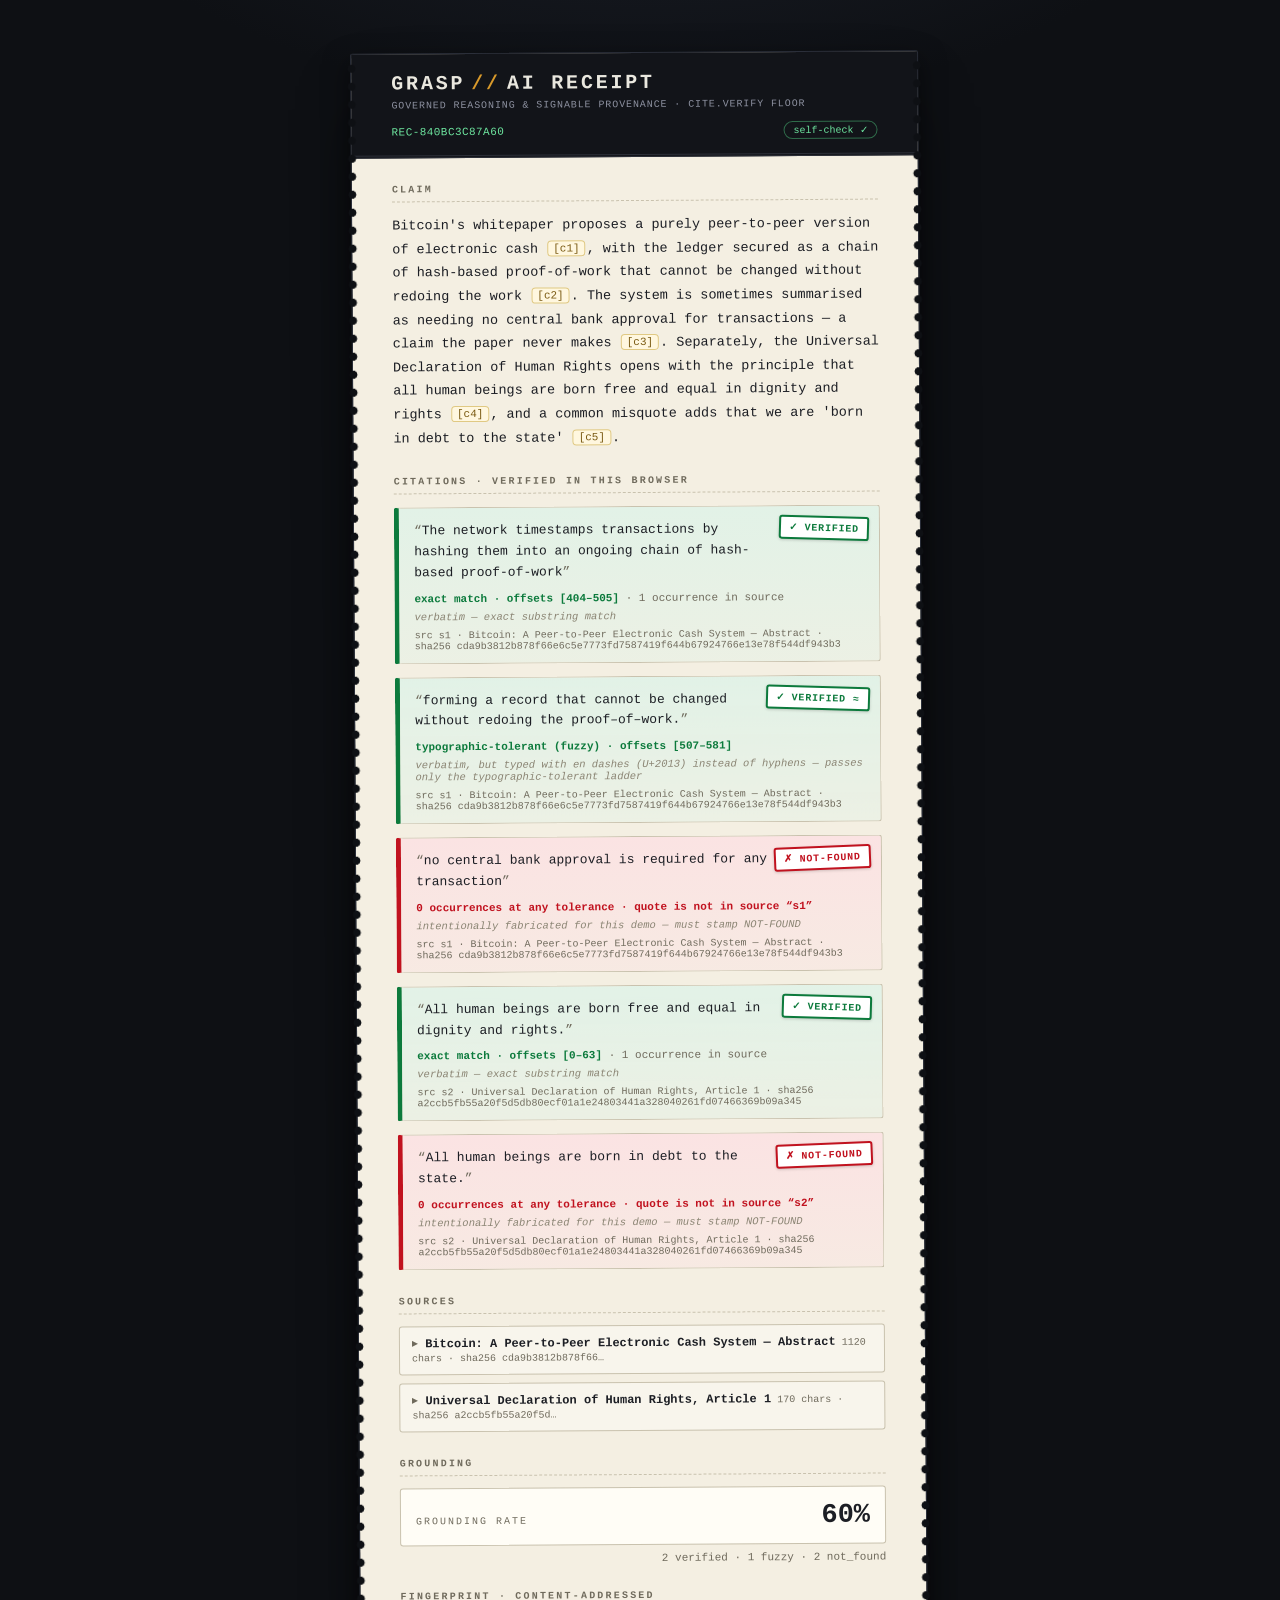
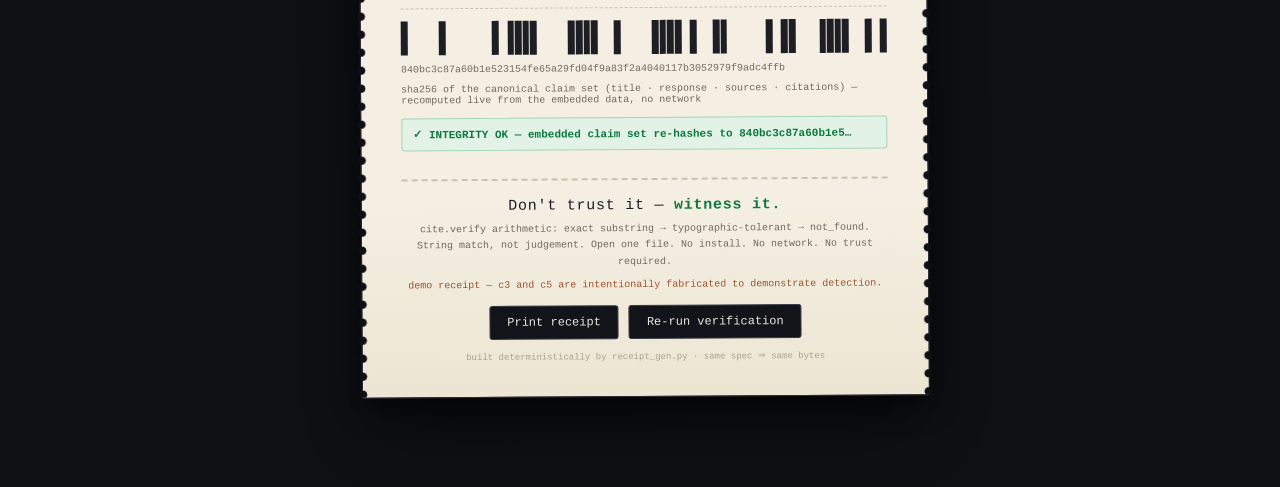
<file: receipt/receipt.html>
<!doctype html>
<html lang="en">
<head>
<meta charset="utf-8">
<meta name="viewport" content="width=device-width, initial-scale=1">
<meta name="generator" content="receipt_gen.py (GRASP AI Receipt)">
<title>GRASP · AI Receipt — Bitcoin's electronic cash — and two things the paper never said</title>
<style>
:root{
  --desk:#0e1014; --desk2:#161a21;
  --paper:#f4efe2; --ink:#1c1e24; --dim:#6f6a5c; --line:#c9c2ae;
  --green:#0c7a3c; --greenbg:#e2f2e7; --greenln:#a4d6b8;
  --red:#c1121f; --redbg:#fbe3e3; --redln:#eda3a8;
  --band:#121419; --bandink:#eae8df; --amber:#d99a2b;
}
*{box-sizing:border-box}
html,body{margin:0;padding:0}
body{
  background:
    radial-gradient(1100px 620px at 50% -12%, #1d222d 0%, var(--desk) 58%),
    repeating-linear-gradient(0deg, var(--desk) 0 2px, var(--desk2) 2px 4px);
  min-height:100vh;
  font-family:ui-monospace,"SF Mono","Cascadia Mono",Menlo,Consolas,"Liberation Mono",monospace;
  color:var(--ink);
  display:flex; justify-content:center;
  padding:52px 18px 90px;
}
.desk{width:100%; max-width:568px}
.receipt{
  position:relative;
  background:linear-gradient(180deg,var(--paper) 0%, var(--paper) 90%, #ece5d3 100%);
  border:1px solid #2b2f3a; border-radius:2px;
  box-shadow:0 34px 70px -22px rgba(0,0,0,.75), 0 10px 26px rgba(0,0,0,.5);
  padding:30px 40px 34px;
  transform:rotate(-.35deg);
  transition:transform .5s ease;
}
.receipt:hover{transform:rotate(0deg)}
.receipt::before,.receipt::after{
  content:""; position:absolute; top:0; bottom:0; width:13px;
  background-image:radial-gradient(circle at 50% 50%, var(--desk) 0 3.7px, transparent 4.2px);
  background-size:13px 18px; background-position:0 5px;
}
.receipt::before{left:-6px}
.receipt::after{right:-6px}
.band{
  background:var(--band); color:var(--bandink);
  margin:-30px -40px 26px; padding:18px 40px 14px;
  border-bottom:3px double #2c2f38;
}
.brand{font-size:20px; letter-spacing:.14em; font-weight:700}
.brand .dim{color:var(--amber); padding:0 6px}
.sub{font-size:10px; letter-spacing:.09em; color:#8d91a0; margin-top:5px; text-transform:uppercase}
.meta{display:flex; justify-content:space-between; align-items:center; margin-top:12px; font-size:11px}
.recid{color:#6ee7a0; letter-spacing:.04em}
.selfcheck{font-size:10px; padding:2px 9px; border:1px solid #3a3f4c; border-radius:99px; color:#9aa1b0}
.selfcheck.ok{color:#6ee7a0; border-color:#2f6b4a}
.selfcheck.bad{color:#ff8a94; border-color:#7a3338}
.sec{
  font-size:10px; letter-spacing:.22em; text-transform:uppercase; color:var(--dim);
  border-bottom:1px dashed var(--line); padding-bottom:6px; margin:26px 0 12px; font-weight:700;
}
.resp{font-size:13.5px; line-height:1.75; margin:0}
.chip{
  font-family:inherit; font-size:11px; background:#fff7df; color:#7a5a12;
  border:1px solid #e0c983; border-radius:4px; padding:1px 5px; margin:0 1px;
  cursor:pointer; vertical-align:1px;
}
.chip:hover{background:#ffe9ad}
.ccard{
  position:relative; border:1px solid var(--line); border-left:5px solid var(--line);
  border-radius:3px; padding:13px 15px 11px; margin:13px 0; background:rgba(255,255,255,.4);
}
.ccard[data-verdict="verified"],.ccard[data-verdict="fuzzy"]{
  border-left-color:var(--green);
  background:linear-gradient(180deg,var(--greenbg), rgba(226,242,231,.45));
}
.ccard[data-verdict="not_found"]{
  border-left-color:var(--red);
  background:linear-gradient(180deg,var(--redbg), rgba(251,227,227,.45));
}
.cquote{font-size:13px; line-height:1.6; padding-right:92px}
.cmark{color:var(--dim)}
.stamp{
  position:absolute; top:10px; right:10px; font-size:10px; font-weight:700; letter-spacing:.08em;
  padding:4px 8px; border-radius:3px; border:2px solid; background:#fff; box-shadow:0 1px 3px rgba(0,0,0,.18);
  transform:rotate(2deg);
}
.stamp.ok{color:var(--green); border-color:var(--green)}
.stamp.bad{color:var(--red); border-color:var(--red); transform:rotate(-2deg)}
.cdetail{font-size:11px; color:var(--dim); margin-top:9px}
.cdetail .mode{color:var(--green); font-weight:700}
.ccard[data-verdict="not_found"] .cdetail .mode{color:var(--red)}
.cnote{font-size:10.5px; color:#8a8473; margin-top:6px; font-style:italic}
.csrc{font-size:10px; color:var(--dim); margin-top:7px}
.ccard.flash{outline:3px solid var(--amber); outline-offset:2px}
.src{
  font-size:12px; border:1px solid var(--line); border-radius:3px; margin:8px 0;
  background:rgba(255,255,255,.35);
}
.src summary{cursor:pointer; padding:9px 12px; list-style:none; user-select:none}
.src summary::-webkit-details-marker{display:none}
.src summary::before{content:"▸ "; color:var(--dim)}
.src[open] summary::before{content:"▾ "}
.srctitle{font-weight:700}
.srcmeta{color:var(--dim); font-size:10px}
.srcurl{display:block; font-size:10px; color:#3b5b9a; padding:0 12px 7px; word-break:break-all}
.srctext{
  margin:0 10px 10px; padding:11px; background:#fffdf6; border:1px solid var(--line);
  font-size:10.5px; line-height:1.7; max-height:150px; overflow:auto;
  white-space:pre-wrap; word-break:break-word;
}
.grow{
  display:flex; justify-content:space-between; align-items:baseline;
  border:1px solid var(--line); padding:13px 15px; background:#fffdf6; border-radius:3px;
}
.glabel{font-size:10px; letter-spacing:.2em; color:var(--dim)}
.gvalue{font-size:27px; font-weight:700}
.tallyline{font-size:11px; color:var(--dim); margin-top:7px; display:block; text-align:right}
.barcode{display:flex; gap:1px; height:34px; align-items:stretch; margin:12px 0 7px}
.barcode .bar{flex:1 0 0}
.barcode .bar.on{background:var(--ink)}
.fphex{font-size:10px; word-break:break-all; color:var(--dim); line-height:1.65}
.fpline{font-size:10px; color:var(--dim); margin-top:5px}
.integrity{margin-top:12px; font-size:11px; padding:9px 11px; border-radius:3px; font-weight:700}
.integrity.ok{color:var(--green); background:var(--greenbg); border:1px solid var(--greenln)}
.integrity.bad{color:var(--red); background:var(--redbg); border:1px solid var(--redln)}
.foot{margin-top:28px; border-top:2px dashed var(--line); padding-top:17px; text-align:center}
.moat{font-size:15px; letter-spacing:.05em}
.moat b{color:var(--green)}
.floor{font-size:10px; color:var(--dim); margin-top:7px; line-height:1.65}
.demos{font-size:10px; color:#a0522d; margin-top:9px}
.actions{margin-top:15px; display:flex; gap:10px; justify-content:center}
.actions button{
  font-family:inherit; font-size:12px; padding:9px 17px; cursor:pointer; border-radius:3px;
  background:var(--band); color:var(--bandink); border:1px solid #353a47;
}
.actions button:hover{background:#232833}
.built{font-size:9px; color:#a8a291; margin-top:12px}
@media print{
  body{background:#fff; padding:0; display:block}
  .receipt{transform:none; box-shadow:none; border:none; max-width:100%}
  .receipt::before,.receipt::after{display:none}
  .actions,.built{display:none}
  .srctext{max-height:none}
}
</style>
</head>
<body>
<main class="desk">
  <article class="receipt" id="receipt">
    <header class="band">
      <div class="brand">GRASP<span class="dim">//</span>AI&nbsp;RECEIPT</div>
      <div class="sub">governed reasoning &amp; signable provenance · cite.verify floor</div>
      <div class="meta">
        <span class="recid" id="recid">REC-840BC3C87A60</span>
        <span class="selfcheck" id="selfcheck">self-check …</span>
      </div>
    </header>

    <section class="claim">
      <h2 class="sec">Claim</h2>
      <p class="resp" id="response"></p>
    </section>

    <section class="cites">
      <h2 class="sec">Citations · verified in this browser</h2>
      <div id="citelist"></div>
    </section>

    <section class="srcs">
      <h2 class="sec">Sources</h2>
      <div id="srclist"></div>
    </section>

    <section class="grounding">
      <h2 class="sec">Grounding</h2>
      <div class="grow">
        <span class="glabel">GROUNDING RATE</span>
        <span class="gvalue" id="gvalue">—</span>
      </div>
      <span class="tallyline" id="tally"></span>
    </section>

    <section class="fp">
      <h2 class="sec">Fingerprint · content-addressed</h2>
      <div class="barcode" id="barcode" aria-hidden="true"></div>
      <div class="fphex" id="fphex">840bc3c87a60b1e523154fe65a29fd04f9a83f2a4040117b3052979f9adc4ffb</div>
      <div class="fpline">sha256 of the canonical claim set (title · response · sources · citations) — recomputed live from the embedded data, no network</div>
      <div class="integrity" id="integrity">verifying …</div>
    </section>

    <footer class="foot">
      <div class="moat">Don't trust it — <b>witness it.</b></div>
      <div class="floor">cite.verify arithmetic: exact substring → typographic-tolerant → not_found.<br>String match, not judgement. Open one file. No install. No network. No trust required.</div>
      <div class="demos">demo receipt — c3 and c5 are intentionally fabricated to demonstrate detection.</div>
      <div class="actions">
        <button id="btnPrint" type="button">Print receipt</button>
        <button id="btnRe" type="button">Re-run verification</button>
      </div>
      <div class="built">built deterministically by receipt_gen.py · same spec ⇒ same bytes</div>
    </footer>
  </article>
</main>

<script>
window.RECEIPT_DATA = {
  "title": "Bitcoin's electronic cash — and two things the paper never said",
  "response": "Bitcoin's whitepaper proposes a purely peer-to-peer version of electronic cash [c1], with the ledger secured as a chain of hash-based proof-of-work that cannot be changed without redoing the work [c2]. The system is sometimes summarised as needing no central bank approval for transactions — a claim the paper never makes [c3]. Separately, the Universal Declaration of Human Rights opens with the principle that all human beings are born free and equal in dignity and rights [c4], and a common misquote adds that we are 'born in debt to the state' [c5].",
  "sources": [
    {
      "id": "s1",
      "title": "Bitcoin: A Peer-to-Peer Electronic Cash System — Abstract",
      "kind": "whitepaper",
      "url": "https://bitcoin.org/bitcoin.pdf",
      "text": "A purely peer-to-peer version of electronic cash would allow online payments to be sent directly from one party to another without going through a financial institution. Digital signatures provide part of the solution, but the main benefits are lost if a trusted third party is still required to prevent double-spending. We propose a solution to the double-spending problem using a peer-to-peer network. The network timestamps transactions by hashing them into an ongoing chain of hash-based proof-of-work, forming a record that cannot be changed without redoing the proof-of-work. The longest chain not only serves as proof of the sequence of events witnessed, but proof that it came from the largest pool of CPU power. As long as a majority of CPU power is controlled by nodes that are not cooperating to attack the network, they'll generate the longest chain and outpace attackers. The network itself requires minimal structure. Messages are broadcast on a best effort basis, and nodes can leave and rejoin the network at will, accepting the longest proof-of-work chain as proof of what happened while they were gone."
    },
    {
      "id": "s2",
      "title": "Universal Declaration of Human Rights, Article 1",
      "kind": "treaty",
      "url": "https://www.un.org/en/about-us/universal-declaration-of-human-rights",
      "text": "All human beings are born free and equal in dignity and rights. They are endowed with reason and conscience and should act towards one another in a spirit of brotherhood."
    }
  ],
  "citations": [
    {
      "id": "c1",
      "source_id": "s1",
      "quote": "The network timestamps transactions by hashing them into an ongoing chain of hash-based proof-of-work",
      "note": "verbatim — exact substring match",
      "expect": "verified"
    },
    {
      "id": "c2",
      "source_id": "s1",
      "quote": "forming a record that cannot be changed without redoing the proof–of–work.",
      "note": "verbatim, but typed with en dashes (U+2013) instead of hyphens — passes only the typographic-tolerant ladder",
      "expect": "verified"
    },
    {
      "id": "c3",
      "source_id": "s1",
      "quote": "no central bank approval is required for any transaction",
      "note": "intentionally fabricated for this demo — must stamp NOT-FOUND",
      "expect": "not_found"
    },
    {
      "id": "c4",
      "source_id": "s2",
      "quote": "All human beings are born free and equal in dignity and rights.",
      "note": "verbatim — exact substring match",
      "expect": "verified"
    },
    {
      "id": "c5",
      "source_id": "s2",
      "quote": "All human beings are born in debt to the state.",
      "note": "intentionally fabricated for this demo — must stamp NOT-FOUND",
      "expect": "not_found"
    }
  ]
};
window.RECEIPT_FP = "840bc3c87a60b1e523154fe65a29fd04f9a83f2a4040117b3052979f9adc4ffb";
window.RECEIPT_ID = "REC-840BC3C87A60";
/* verify_core.js - GRASP cite.verify arithmetic, reimplemented in plain JS.
 * Mirrors grasp/cite_verify.py (HAPPI/1.3 cite.verify). Deterministic ladder:
 *   exact substring -> whitespace + typographic-tolerant ("fuzzy") -> not_found.
 * Normalisation is length-preserving, so offsets index the ORIGINAL source.
 * Conservative ES5 so it runs identically in browsers, Node and JXA.
 * SPDX-License-Identifier: AGPL-3.0-only  (mirror of CodeTonight SA reference)
 */
(function (global) {
  'use strict';

  /* ---- typographic fold (length-preserving, mirrors _CV_TYPO) ---- */
  var TYPO = {};
  TYPO[0x2010] = '-'; TYPO[0x2011] = '-'; TYPO[0x2012] = '-'; TYPO[0x2013] = '-';
  TYPO[0x2014] = '-'; TYPO[0x2015] = '-';
  TYPO[0x2018] = "'"; TYPO[0x2019] = "'"; TYPO[0x201B] = "'";
  TYPO[0x201C] = '"'; TYPO[0x201D] = '"'; TYPO[0x201F] = '"';
  TYPO[0x00A0] = ' '; TYPO[0x2007] = ' '; TYPO[0x2009] = ' '; TYPO[0x202F] = ' ';

  function typoFold(s) {
    var out = '', i, c, r;
    for (i = 0; i < s.length; i++) {
      c = s.charCodeAt(i);
      r = TYPO[c];
      out += (r === undefined) ? s.charAt(i) : r;
    }
    return out;
  }

  function escapeRegExp(s) {
    var out = '', i, c;
    for (i = 0; i < s.length; i++) {
      c = s.charAt(i);
      out += ('^$\\.*+?()[]{}|'.indexOf(c) !== -1) ? '\\' + c : c;
    }
    return out;
  }

  /* ---- verify ladder: returns {status, start, end} ---- */
  function verify(quote, sourceText) {
    var q = (quote == null ? '' : String(quote)).trim();
    if (q === '') return { status: 'not_found', start: -1, end: -1 };
    var idx = sourceText.indexOf(q);
    if (idx !== -1) return { status: 'verified', start: idx, end: idx + q.length };
    var toks = typoFold(q).split(/\s+/).filter(function (t) { return t.length > 0; });
    if (toks.length === 0) return { status: 'not_found', start: -1, end: -1 };
    var re = new RegExp(toks.map(escapeRegExp).join('\\s+'));
    var m = re.exec(typoFold(sourceText));
    if (m) return { status: 'fuzzy', start: m.index, end: m.index + m[0].length };
    return { status: 'not_found', start: -1, end: -1 };
  }

  /* ---- canonical JSON: matches python json.dumps(sort_keys=True,
   *      separators=(',',':'), ensure_ascii=True) on str/bool/null/int/array/obj ---- */
  function escStr(s) {
    var j = JSON.stringify(s);
    var out = '', i, c, hex;
    for (i = 0; i < j.length; i++) {
      c = j.charCodeAt(i);
      if (c > 0x7f) {
        hex = c.toString(16);
        while (hex.length < 4) hex = '0' + hex;
        out += '\\u' + hex;
      } else {
        out += j.charAt(i);
      }
    }
    return out;
  }

  function canonical(obj) {
    var t = typeof obj;
    if (obj === null) return 'null';
    if (t === 'string') return escStr(obj);
    if (t === 'boolean') return obj ? 'true' : 'false';
    if (t === 'number') {
      if (isFinite(obj) && Math.floor(obj) === obj) return String(obj);
      return 'null'; /* floats are rejected by the generator; keep parity strict */
    }
    if (Array.isArray(obj)) {
      var a = [], i;
      for (i = 0; i < obj.length; i++) a.push(canonical(obj[i]));
      return '[' + a.join(',') + ']';
    }
    if (t === 'object') {
      var keys = Object.keys(obj).sort();
      var p = [], k;
      for (k = 0; k < keys.length; k++) p.push(escStr(keys[k]) + ':' + canonical(obj[keys[k]]));
      return '{' + p.join(',') + '}';
    }
    return 'null';
  }

  /* ---- sha-256 (pure JS; input: UTF-8 bytes) ---- */
  function utf8Bytes(str) {
    var bytes = [], i, c;
    for (i = 0; i < str.length; i++) {
      c = str.charCodeAt(i);
      if (c < 0x80) bytes.push(c);
      else if (c < 0x800) bytes.push(0xc0 | (c >> 6), 0x80 | (c & 0x3f));
      else if (c >= 0xd800 && c <= 0xdbff && i + 1 < str.length) {
        var c2 = str.charCodeAt(i + 1);
        if (c2 >= 0xdc00 && c2 <= 0xdfff) {
          var cp = 0x10000 + ((c - 0xd800) << 10) + (c2 - 0xdc00);
          bytes.push(0xf0 | (cp >> 18), 0x80 | ((cp >> 12) & 0x3f),
                     0x80 | ((cp >> 6) & 0x3f), 0x80 | (cp & 0x3f));
          i++;
        } else bytes.push(0xef, 0xbf, 0xbd);
      } else if (c >= 0xdc00 && c <= 0xdfff) bytes.push(0xef, 0xbf, 0xbd);
      else bytes.push(0xe0 | (c >> 12), 0x80 | ((c >> 6) & 0x3f), 0x80 | (c & 0x3f));
    }
    return bytes;
  }

  var sha256 = (function () {
    var K = [0x428a2f98,0x71374491,0xb5c0fbcf,0xe9b5dba5,0x3956c25b,0x59f111f1,0x923f82a4,0xab1c5ed5,
      0xd807aa98,0x12835b01,0x243185be,0x550c7dc3,0x72be5d74,0x80deb1fe,0x9bdc06a7,0xc19bf174,
      0xe49b69c1,0xefbe4786,0x0fc19dc6,0x240ca1cc,0x2de92c6f,0x4a7484aa,0x5cb0a9dc,0x76f988da,
      0x983e5152,0xa831c66d,0xb00327c8,0xbf597fc7,0xc6e00bf3,0xd5a79147,0x06ca6351,0x14292967,
      0x27b70a85,0x2e1b2138,0x4d2c6dfc,0x53380d13,0x650a7354,0x766a0abb,0x81c2c92e,0x92722c85,
      0xa2bfe8a1,0xa81a664b,0xc24b8b70,0xc76c51a3,0xd192e819,0xd6990624,0xf40e3585,0x106aa070,
      0x19a4c116,0x1e376c08,0x2748774c,0x34b0bcb5,0x391c0cb3,0x4ed8aa4a,0x5b9cca4f,0x682e6ff3,
      0x748f82ee,0x78a5636f,0x84c87814,0x8cc70208,0x90befffa,0xa4506ceb,0xbef9a3f7,0xc67178f2];
    function rotr(x, n) { return (x >>> n) | (x << (32 - n)); }
    return function (bytes) {
      var l = bytes.length;
      var bitlenHi = Math.floor((l * 8) / 0x100000000);
      var bitlenLo = (l * 8) >>> 0;
      var paddedLen = (((l + 9 + 63) >> 6) << 6);
      var buf = new Uint8Array(paddedLen);
      buf.set(bytes);
      buf[l] = 0x80;
      var dv = new DataView(buf.buffer);
      dv.setUint32(paddedLen - 8, bitlenHi);
      dv.setUint32(paddedLen - 4, bitlenLo);
      var h0 = 0x6a09e667, h1 = 0xbb67ae85, h2 = 0x3c6ef372, h3 = 0xa54ff53a,
          h4 = 0x510e527f, h5 = 0x9b05688c, h6 = 0x1f83d9ab, h7 = 0x5be0cd19;
      var w = new Int32Array(64);
      var off, i;
      for (off = 0; off < paddedLen; off += 64) {
        for (i = 0; i < 16; i++) w[i] = dv.getInt32(off + i * 4);
        for (i = 16; i < 64; i++) {
          var s0 = rotr(w[i - 15], 7) ^ rotr(w[i - 15], 18) ^ (w[i - 15] >>> 3);
          var s1 = rotr(w[i - 2], 17) ^ rotr(w[i - 2], 19) ^ (w[i - 2] >>> 10);
          w[i] = (w[i - 16] + s0 + w[i - 7] + s1) | 0;
        }
        var a = h0, b = h1, c = h2, d = h3, e = h4, f = h5, g = h6, h = h7;
        for (i = 0; i < 64; i++) {
          var S1 = rotr(e, 6) ^ rotr(e, 11) ^ rotr(e, 25);
          var ch = (e & f) ^ (~e & g);
          var t1 = (h + S1 + ch + K[i] + w[i]) | 0;
          var S0 = rotr(a, 2) ^ rotr(a, 13) ^ rotr(a, 22);
          var maj = (a & b) ^ (a & c) ^ (b & c);
          var t2 = (S0 + maj) | 0;
          h = g; g = f; f = e; e = (d + t1) | 0; d = c; c = b; b = a; a = (t1 + t2) | 0;
        }
        h0 = (h0 + a) | 0; h1 = (h1 + b) | 0; h2 = (h2 + c) | 0; h3 = (h3 + d) | 0;
        h4 = (h4 + e) | 0; h5 = (h5 + f) | 0; h6 = (h6 + g) | 0; h7 = (h7 + h) | 0;
      }
      function hex32(n) { n = n >>> 0; var s = n.toString(16); while (s.length < 8) s = '0' + s; return s; }
      return hex32(h0) + hex32(h1) + hex32(h2) + hex32(h3) +
             hex32(h4) + hex32(h5) + hex32(h6) + hex32(h7);
    };
  })();

  function sha256Hex(str) { return sha256(utf8Bytes(str)); }

  /* ---- provenance record, mirrors cite_verify.process() ---- */
  function verifyAll(data) {
    var sources = data.sources || [];
    var citations = data.citations || [];
    var byId = {}, srcMeta = {}, i;
    for (i = 0; i < sources.length; i++) {
      byId[sources[i].id] = sources[i].text;
      srcMeta[sources[i].id] = { sha256: sha256Hex(sources[i].text), chars: sources[i].text.length };
    }
    var tally = { verified: 0, fuzzy: 0, not_found: 0 };
    var results = [], j;
    for (j = 0; j < citations.length; j++) {
      var c = citations[j];
      var src = byId[c.source_id];
      var v = (src === undefined)
        ? { status: 'not_found', start: -1, end: -1 }
        : verify(c.quote, src);
      tally[v.status] = (tally[v.status] || 0) + 1;
      results.push({ id: c.id, source_id: c.source_id, status: v.status, start: v.start, end: v.end });
    }
    var grounded = tally.verified + tally.fuzzy;
    var g = Math.round((grounded / Math.max(citations.length, 1)) * 1000) / 1000;
    return { sources: srcMeta, citations: results, tally: tally, grounding_rate: g };
  }

  function fingerprint(data) { return sha256Hex(canonical(data)); }

  var CITE = {
    typoFold: typoFold,
    verify: verify,
    canonical: canonical,
    sha256Hex: sha256Hex,
    utf8Bytes: utf8Bytes,
    verifyAll: verifyAll,
    fingerprint: fingerprint,
    LADDER: 'exact substring -> whitespace+typographic-tolerant ("fuzzy") -> not_found'
  };

  global.CITE = CITE;
  if (typeof module !== 'undefined' && module.exports) module.exports = CITE;
})(typeof globalThis !== 'undefined' ? globalThis : this);

</script>
<script>
(function () {
  'use strict';
  var data = window.RECEIPT_DATA;
  var fp = window.RECEIPT_FP;

  function el(tag, cls, text) {
    var n = document.createElement(tag);
    if (cls) n.className = cls;
    if (text !== undefined) n.textContent = text;
    return n;
  }

  function esc(s) {
    var d = document.createElement('div');
    d.textContent = s;
    return d.innerHTML;
  }

  function occurrences(text, q) {
    var n = 0, i = 0;
    while (i !== -1) { i = text.indexOf(q, i); if (i !== -1) { n++; i += q.length; } }
    return n;
  }

  function renderResponse() {
    var box = document.getElementById('response');
    box.innerHTML = esc(data.response).replace(/\[(c\d+)\]/g,
      '<button class="chip" data-cid="$1">[$1]</button>');
  }

  function renderCitations(record) {
    var list = document.getElementById('citelist');
    list.innerHTML = '';
    var byId = {};
    data.sources.forEach(function (s) { byId[s.id] = s; });
    data.citations.forEach(function (c) {
      var r = null;
      record.citations.forEach(function (x) { if (x.id === c.id) r = x; });
      var src = byId[c.source_id];
      var card = el('section', 'ccard');
      card.dataset.cid = c.id;
      card.dataset.verdict = r.status;
      var top = el('div', 'cquote');
      top.appendChild(el('span', 'cmark', '“'));
      top.appendChild(document.createTextNode(c.quote));
      top.appendChild(el('span', 'cmark', '”'));
      card.appendChild(top);

      var stamp = el('span', 'stamp');
      if (r.status === 'verified') { stamp.className = 'stamp ok'; stamp.textContent = '✓ VERIFIED'; }
      else if (r.status === 'fuzzy') { stamp.className = 'stamp ok'; stamp.textContent = '✓ VERIFIED ≈'; }
      else { stamp.className = 'stamp bad'; stamp.textContent = '✗ NOT-FOUND'; }
      card.appendChild(stamp);

      var detail = el('div', 'cdetail');
      var mode;
      if (r.status === 'verified')
        mode = 'exact match · offsets [' + r.start + '–' + r.end + ']';
      else if (r.status === 'fuzzy')
        mode = 'typographic-tolerant (fuzzy) · offsets [' + r.start + '–' + r.end + ']';
      else
        mode = '0 occurrences at any tolerance · quote is not in source “' + (src ? src.id : '?') + '”';
      detail.appendChild(el('span', 'mode', mode));
      if (r.status === 'verified') {
        var occ = occurrences(src.text, c.quote);
        detail.appendChild(el('span', 'occ',
          ' · ' + occ + ' occurrence' + (occ === 1 ? '' : 's') + ' in source'));
      }
      card.appendChild(detail);

      if (c.note) card.appendChild(el('div', 'cnote', c.note));
      var ref = el('div', 'csrc',
        'src ' + (src ? src.id : '?') + ' · ' + (src ? src.title : 'unknown source') +
        ' · sha256 ' + (record.sources[src ? src.id : ''] || {}).sha256 + '' );
      card.appendChild(ref);
      list.appendChild(card);
    });
  }

  function renderSources(record) {
    var list = document.getElementById('srclist');
    list.innerHTML = '';
    data.sources.forEach(function (s) {
      var det = el('details', 'src');
      var sum = el('summary');
      sum.appendChild(el('span', 'srctitle', s.title));
      sum.appendChild(el('span', 'srcmeta',
        '  ' + record.sources[s.id].chars + ' chars · sha256 ' +
        record.sources[s.id].sha256.slice(0, 16) + '…'));
      det.appendChild(sum);
      if (s.url) {
        var a = el('a', 'srcurl', s.url);
        a.href = s.url;
        a.target = '_blank';
        a.rel = 'noopener';
        det.appendChild(a);
      }
      det.appendChild(el('pre', 'srctext', s.text));
      list.appendChild(det);
    });
  }

  function renderGrounding(record) {
    var pct = Math.round(record.grounding_rate * 100);
    document.getElementById('gvalue').textContent = pct + '%';
    document.getElementById('tally').textContent =
      record.tally.verified + ' verified · ' + record.tally.fuzzy + ' fuzzy · ' +
      record.tally.not_found + ' not_found';
  }

  function renderIntegrity() {
    var recomputed = CITE.fingerprint(data);
    var ok = recomputed === fp;
    var box = document.getElementById('integrity');
    box.className = 'integrity ' + (ok ? 'ok' : 'bad');
    box.textContent = ok
      ? '✓ INTEGRITY OK — embedded claim set re-hashes to ' + fp.slice(0, 16) + '…'
      : '✗ INTEGRITY FAILED — content was altered after signing (embedded ' + fp.slice(0, 16) +
        ' ≠ recomputed ' + recomputed.slice(0, 16) + ')';
    var sc = document.getElementById('selfcheck');
    sc.className = 'selfcheck ' + (ok ? 'ok' : 'bad');
    sc.textContent = ok ? 'self-check ✓' : 'self-check ✗';
  }

  function renderBarcode() {
    var box = document.getElementById('barcode');
    box.innerHTML = '';
    for (var i = 0; i < 64; i++) {
      var bit = parseInt(fp.substr(i >> 2, 1), 16) & (1 << (3 - (i & 3)));
      box.appendChild(el('span', 'bar' + (bit ? ' on' : '')));
    }
  }

  function runVerify() {
    var record = CITE.verifyAll(data);
    renderResponse();
    renderCitations(record);
    renderSources(record);
    renderGrounding(record);
    renderIntegrity();
    renderBarcode();
    return record;
  }

  document.getElementById('btnPrint').addEventListener('click', function () { window.print(); });
  document.getElementById('btnRe').addEventListener('click', runVerify);
  document.getElementById('response').addEventListener('click', function (e) {
    var t = e.target;
    if (!t.classList || !t.classList.contains('chip')) return;
    var card = document.querySelector('.ccard[data-cid="' + t.dataset.cid + '"]');
    if (card) {
      card.scrollIntoView({ behavior: 'smooth', block: 'center' });
      card.classList.add('flash');
      setTimeout(function () { card.classList.remove('flash'); }, 1300);
    }
  });
  runVerify();
})();
</script>
</body>
</html>
</file>
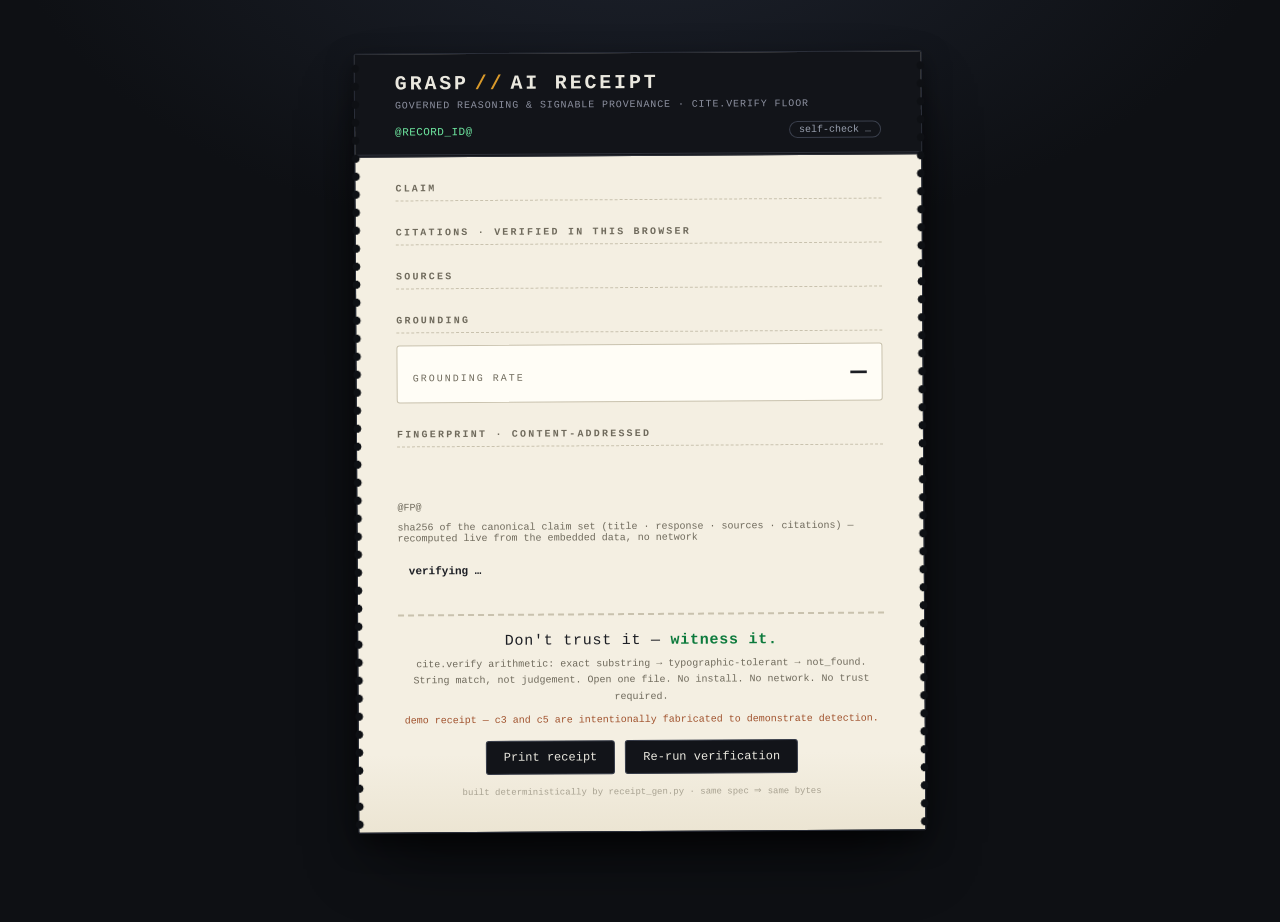
<file: receipt/template.html>
<!doctype html>
<html lang="en">
<head>
<meta charset="utf-8">
<meta name="viewport" content="width=device-width, initial-scale=1">
<meta name="generator" content="receipt_gen.py (GRASP AI Receipt)">
<title>GRASP · AI Receipt — @TITLE@</title>
<style>
:root{
  --desk:#0e1014; --desk2:#161a21;
  --paper:#f4efe2; --ink:#1c1e24; --dim:#6f6a5c; --line:#c9c2ae;
  --green:#0c7a3c; --greenbg:#e2f2e7; --greenln:#a4d6b8;
  --red:#c1121f; --redbg:#fbe3e3; --redln:#eda3a8;
  --band:#121419; --bandink:#eae8df; --amber:#d99a2b;
}
*{box-sizing:border-box}
html,body{margin:0;padding:0}
body{
  background:
    radial-gradient(1100px 620px at 50% -12%, #1d222d 0%, var(--desk) 58%),
    repeating-linear-gradient(0deg, var(--desk) 0 2px, var(--desk2) 2px 4px);
  min-height:100vh;
  font-family:ui-monospace,"SF Mono","Cascadia Mono",Menlo,Consolas,"Liberation Mono",monospace;
  color:var(--ink);
  display:flex; justify-content:center;
  padding:52px 18px 90px;
}
.desk{width:100%; max-width:568px}
.receipt{
  position:relative;
  background:linear-gradient(180deg,var(--paper) 0%, var(--paper) 90%, #ece5d3 100%);
  border:1px solid #2b2f3a; border-radius:2px;
  box-shadow:0 34px 70px -22px rgba(0,0,0,.75), 0 10px 26px rgba(0,0,0,.5);
  padding:30px 40px 34px;
  transform:rotate(-.35deg);
  transition:transform .5s ease;
}
.receipt:hover{transform:rotate(0deg)}
.receipt::before,.receipt::after{
  content:""; position:absolute; top:0; bottom:0; width:13px;
  background-image:radial-gradient(circle at 50% 50%, var(--desk) 0 3.7px, transparent 4.2px);
  background-size:13px 18px; background-position:0 5px;
}
.receipt::before{left:-6px}
.receipt::after{right:-6px}
.band{
  background:var(--band); color:var(--bandink);
  margin:-30px -40px 26px; padding:18px 40px 14px;
  border-bottom:3px double #2c2f38;
}
.brand{font-size:20px; letter-spacing:.14em; font-weight:700}
.brand .dim{color:var(--amber); padding:0 6px}
.sub{font-size:10px; letter-spacing:.09em; color:#8d91a0; margin-top:5px; text-transform:uppercase}
.meta{display:flex; justify-content:space-between; align-items:center; margin-top:12px; font-size:11px}
.recid{color:#6ee7a0; letter-spacing:.04em}
.selfcheck{font-size:10px; padding:2px 9px; border:1px solid #3a3f4c; border-radius:99px; color:#9aa1b0}
.selfcheck.ok{color:#6ee7a0; border-color:#2f6b4a}
.selfcheck.bad{color:#ff8a94; border-color:#7a3338}
.sec{
  font-size:10px; letter-spacing:.22em; text-transform:uppercase; color:var(--dim);
  border-bottom:1px dashed var(--line); padding-bottom:6px; margin:26px 0 12px; font-weight:700;
}
.resp{font-size:13.5px; line-height:1.75; margin:0}
.chip{
  font-family:inherit; font-size:11px; background:#fff7df; color:#7a5a12;
  border:1px solid #e0c983; border-radius:4px; padding:1px 5px; margin:0 1px;
  cursor:pointer; vertical-align:1px;
}
.chip:hover{background:#ffe9ad}
.ccard{
  position:relative; border:1px solid var(--line); border-left:5px solid var(--line);
  border-radius:3px; padding:13px 15px 11px; margin:13px 0; background:rgba(255,255,255,.4);
}
.ccard[data-verdict="verified"],.ccard[data-verdict="fuzzy"]{
  border-left-color:var(--green);
  background:linear-gradient(180deg,var(--greenbg), rgba(226,242,231,.45));
}
.ccard[data-verdict="not_found"]{
  border-left-color:var(--red);
  background:linear-gradient(180deg,var(--redbg), rgba(251,227,227,.45));
}
.cquote{font-size:13px; line-height:1.6; padding-right:92px}
.cmark{color:var(--dim)}
.stamp{
  position:absolute; top:10px; right:10px; font-size:10px; font-weight:700; letter-spacing:.08em;
  padding:4px 8px; border-radius:3px; border:2px solid; background:#fff; box-shadow:0 1px 3px rgba(0,0,0,.18);
  transform:rotate(2deg);
}
.stamp.ok{color:var(--green); border-color:var(--green)}
.stamp.bad{color:var(--red); border-color:var(--red); transform:rotate(-2deg)}
.cdetail{font-size:11px; color:var(--dim); margin-top:9px}
.cdetail .mode{color:var(--green); font-weight:700}
.ccard[data-verdict="not_found"] .cdetail .mode{color:var(--red)}
.cnote{font-size:10.5px; color:#8a8473; margin-top:6px; font-style:italic}
.csrc{font-size:10px; color:var(--dim); margin-top:7px}
.ccard.flash{outline:3px solid var(--amber); outline-offset:2px}
.src{
  font-size:12px; border:1px solid var(--line); border-radius:3px; margin:8px 0;
  background:rgba(255,255,255,.35);
}
.src summary{cursor:pointer; padding:9px 12px; list-style:none; user-select:none}
.src summary::-webkit-details-marker{display:none}
.src summary::before{content:"▸ "; color:var(--dim)}
.src[open] summary::before{content:"▾ "}
.srctitle{font-weight:700}
.srcmeta{color:var(--dim); font-size:10px}
.srcurl{display:block; font-size:10px; color:#3b5b9a; padding:0 12px 7px; word-break:break-all}
.srctext{
  margin:0 10px 10px; padding:11px; background:#fffdf6; border:1px solid var(--line);
  font-size:10.5px; line-height:1.7; max-height:150px; overflow:auto;
  white-space:pre-wrap; word-break:break-word;
}
.grow{
  display:flex; justify-content:space-between; align-items:baseline;
  border:1px solid var(--line); padding:13px 15px; background:#fffdf6; border-radius:3px;
}
.glabel{font-size:10px; letter-spacing:.2em; color:var(--dim)}
.gvalue{font-size:27px; font-weight:700}
.tallyline{font-size:11px; color:var(--dim); margin-top:7px; display:block; text-align:right}
.barcode{display:flex; gap:1px; height:34px; align-items:stretch; margin:12px 0 7px}
.barcode .bar{flex:1 0 0}
.barcode .bar.on{background:var(--ink)}
.fphex{font-size:10px; word-break:break-all; color:var(--dim); line-height:1.65}
.fpline{font-size:10px; color:var(--dim); margin-top:5px}
.integrity{margin-top:12px; font-size:11px; padding:9px 11px; border-radius:3px; font-weight:700}
.integrity.ok{color:var(--green); background:var(--greenbg); border:1px solid var(--greenln)}
.integrity.bad{color:var(--red); background:var(--redbg); border:1px solid var(--redln)}
.foot{margin-top:28px; border-top:2px dashed var(--line); padding-top:17px; text-align:center}
.moat{font-size:15px; letter-spacing:.05em}
.moat b{color:var(--green)}
.floor{font-size:10px; color:var(--dim); margin-top:7px; line-height:1.65}
.demos{font-size:10px; color:#a0522d; margin-top:9px}
.actions{margin-top:15px; display:flex; gap:10px; justify-content:center}
.actions button{
  font-family:inherit; font-size:12px; padding:9px 17px; cursor:pointer; border-radius:3px;
  background:var(--band); color:var(--bandink); border:1px solid #353a47;
}
.actions button:hover{background:#232833}
.built{font-size:9px; color:#a8a291; margin-top:12px}
@media print{
  body{background:#fff; padding:0; display:block}
  .receipt{transform:none; box-shadow:none; border:none; max-width:100%}
  .receipt::before,.receipt::after{display:none}
  .actions,.built{display:none}
  .srctext{max-height:none}
}
</style>
</head>
<body>
<main class="desk">
  <article class="receipt" id="receipt">
    <header class="band">
      <div class="brand">GRASP<span class="dim">//</span>AI&nbsp;RECEIPT</div>
      <div class="sub">governed reasoning &amp; signable provenance · cite.verify floor</div>
      <div class="meta">
        <span class="recid" id="recid">@RECORD_ID@</span>
        <span class="selfcheck" id="selfcheck">self-check …</span>
      </div>
    </header>

    <section class="claim">
      <h2 class="sec">Claim</h2>
      <p class="resp" id="response"></p>
    </section>

    <section class="cites">
      <h2 class="sec">Citations · verified in this browser</h2>
      <div id="citelist"></div>
    </section>

    <section class="srcs">
      <h2 class="sec">Sources</h2>
      <div id="srclist"></div>
    </section>

    <section class="grounding">
      <h2 class="sec">Grounding</h2>
      <div class="grow">
        <span class="glabel">GROUNDING RATE</span>
        <span class="gvalue" id="gvalue">—</span>
      </div>
      <span class="tallyline" id="tally"></span>
    </section>

    <section class="fp">
      <h2 class="sec">Fingerprint · content-addressed</h2>
      <div class="barcode" id="barcode" aria-hidden="true"></div>
      <div class="fphex" id="fphex">@FP@</div>
      <div class="fpline">sha256 of the canonical claim set (title · response · sources · citations) — recomputed live from the embedded data, no network</div>
      <div class="integrity" id="integrity">verifying …</div>
    </section>

    <footer class="foot">
      <div class="moat">Don't trust it — <b>witness it.</b></div>
      <div class="floor">cite.verify arithmetic: exact substring → typographic-tolerant → not_found.<br>String match, not judgement. Open one file. No install. No network. No trust required.</div>
      <div class="demos">demo receipt — c3 and c5 are intentionally fabricated to demonstrate detection.</div>
      <div class="actions">
        <button id="btnPrint" type="button">Print receipt</button>
        <button id="btnRe" type="button">Re-run verification</button>
      </div>
      <div class="built">built deterministically by receipt_gen.py · same spec ⇒ same bytes</div>
    </footer>
  </article>
</main>

<script>
window.RECEIPT_DATA = @DATA@;
window.RECEIPT_FP = "@FP@";
window.RECEIPT_ID = "@RECORD_ID@";
@CORE@
</script>
<script>
(function () {
  'use strict';
  var data = window.RECEIPT_DATA;
  var fp = window.RECEIPT_FP;

  function el(tag, cls, text) {
    var n = document.createElement(tag);
    if (cls) n.className = cls;
    if (text !== undefined) n.textContent = text;
    return n;
  }

  function esc(s) {
    var d = document.createElement('div');
    d.textContent = s;
    return d.innerHTML;
  }

  function occurrences(text, q) {
    var n = 0, i = 0;
    while (i !== -1) { i = text.indexOf(q, i); if (i !== -1) { n++; i += q.length; } }
    return n;
  }

  function renderResponse() {
    var box = document.getElementById('response');
    box.innerHTML = esc(data.response).replace(/\[(c\d+)\]/g,
      '<button class="chip" data-cid="$1">[$1]</button>');
  }

  function renderCitations(record) {
    var list = document.getElementById('citelist');
    list.innerHTML = '';
    var byId = {};
    data.sources.forEach(function (s) { byId[s.id] = s; });
    data.citations.forEach(function (c) {
      var r = null;
      record.citations.forEach(function (x) { if (x.id === c.id) r = x; });
      var src = byId[c.source_id];
      var card = el('section', 'ccard');
      card.dataset.cid = c.id;
      card.dataset.verdict = r.status;
      var top = el('div', 'cquote');
      top.appendChild(el('span', 'cmark', '“'));
      top.appendChild(document.createTextNode(c.quote));
      top.appendChild(el('span', 'cmark', '”'));
      card.appendChild(top);

      var stamp = el('span', 'stamp');
      if (r.status === 'verified') { stamp.className = 'stamp ok'; stamp.textContent = '✓ VERIFIED'; }
      else if (r.status === 'fuzzy') { stamp.className = 'stamp ok'; stamp.textContent = '✓ VERIFIED ≈'; }
      else { stamp.className = 'stamp bad'; stamp.textContent = '✗ NOT-FOUND'; }
      card.appendChild(stamp);

      var detail = el('div', 'cdetail');
      var mode;
      if (r.status === 'verified')
        mode = 'exact match · offsets [' + r.start + '–' + r.end + ']';
      else if (r.status === 'fuzzy')
        mode = 'typographic-tolerant (fuzzy) · offsets [' + r.start + '–' + r.end + ']';
      else
        mode = '0 occurrences at any tolerance · quote is not in source “' + (src ? src.id : '?') + '”';
      detail.appendChild(el('span', 'mode', mode));
      if (r.status === 'verified') {
        var occ = occurrences(src.text, c.quote);
        detail.appendChild(el('span', 'occ',
          ' · ' + occ + ' occurrence' + (occ === 1 ? '' : 's') + ' in source'));
      }
      card.appendChild(detail);

      if (c.note) card.appendChild(el('div', 'cnote', c.note));
      var ref = el('div', 'csrc',
        'src ' + (src ? src.id : '?') + ' · ' + (src ? src.title : 'unknown source') +
        ' · sha256 ' + (record.sources[src ? src.id : ''] || {}).sha256 + '' );
      card.appendChild(ref);
      list.appendChild(card);
    });
  }

  function renderSources(record) {
    var list = document.getElementById('srclist');
    list.innerHTML = '';
    data.sources.forEach(function (s) {
      var det = el('details', 'src');
      var sum = el('summary');
      sum.appendChild(el('span', 'srctitle', s.title));
      sum.appendChild(el('span', 'srcmeta',
        '  ' + record.sources[s.id].chars + ' chars · sha256 ' +
        record.sources[s.id].sha256.slice(0, 16) + '…'));
      det.appendChild(sum);
      if (s.url) {
        var a = el('a', 'srcurl', s.url);
        a.href = s.url;
        a.target = '_blank';
        a.rel = 'noopener';
        det.appendChild(a);
      }
      det.appendChild(el('pre', 'srctext', s.text));
      list.appendChild(det);
    });
  }

  function renderGrounding(record) {
    var pct = Math.round(record.grounding_rate * 100);
    document.getElementById('gvalue').textContent = pct + '%';
    document.getElementById('tally').textContent =
      record.tally.verified + ' verified · ' + record.tally.fuzzy + ' fuzzy · ' +
      record.tally.not_found + ' not_found';
  }

  function renderIntegrity() {
    var recomputed = CITE.fingerprint(data);
    var ok = recomputed === fp;
    var box = document.getElementById('integrity');
    box.className = 'integrity ' + (ok ? 'ok' : 'bad');
    box.textContent = ok
      ? '✓ INTEGRITY OK — embedded claim set re-hashes to ' + fp.slice(0, 16) + '…'
      : '✗ INTEGRITY FAILED — content was altered after signing (embedded ' + fp.slice(0, 16) +
        ' ≠ recomputed ' + recomputed.slice(0, 16) + ')';
    var sc = document.getElementById('selfcheck');
    sc.className = 'selfcheck ' + (ok ? 'ok' : 'bad');
    sc.textContent = ok ? 'self-check ✓' : 'self-check ✗';
  }

  function renderBarcode() {
    var box = document.getElementById('barcode');
    box.innerHTML = '';
    for (var i = 0; i < 64; i++) {
      var bit = parseInt(fp.substr(i >> 2, 1), 16) & (1 << (3 - (i & 3)));
      box.appendChild(el('span', 'bar' + (bit ? ' on' : '')));
    }
  }

  function runVerify() {
    var record = CITE.verifyAll(data);
    renderResponse();
    renderCitations(record);
    renderSources(record);
    renderGrounding(record);
    renderIntegrity();
    renderBarcode();
    return record;
  }

  document.getElementById('btnPrint').addEventListener('click', function () { window.print(); });
  document.getElementById('btnRe').addEventListener('click', runVerify);
  document.getElementById('response').addEventListener('click', function (e) {
    var t = e.target;
    if (!t.classList || !t.classList.contains('chip')) return;
    var card = document.querySelector('.ccard[data-cid="' + t.dataset.cid + '"]');
    if (card) {
      card.scrollIntoView({ behavior: 'smooth', block: 'center' });
      card.classList.add('flash');
      setTimeout(function () { card.classList.remove('flash'); }, 1300);
    }
  });
  runVerify();
})();
</script>
</body>
</html>
</file>
